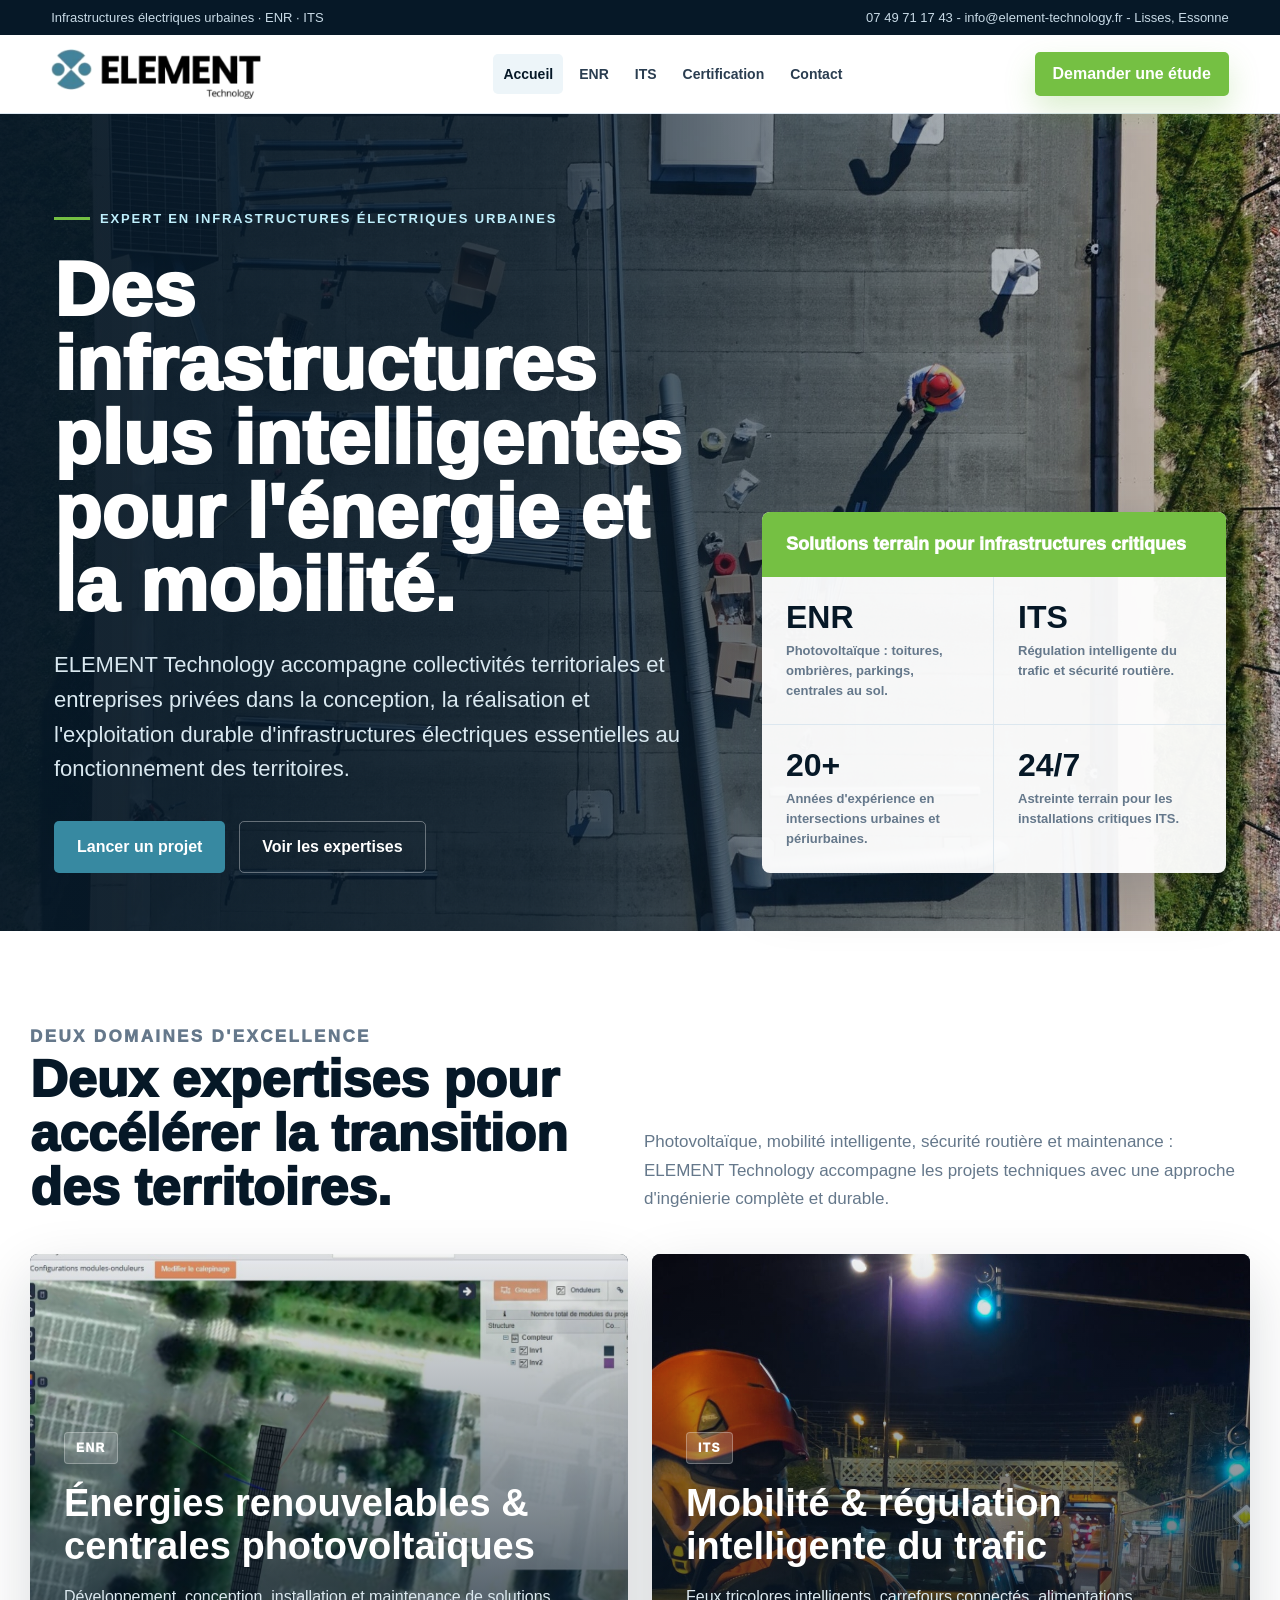
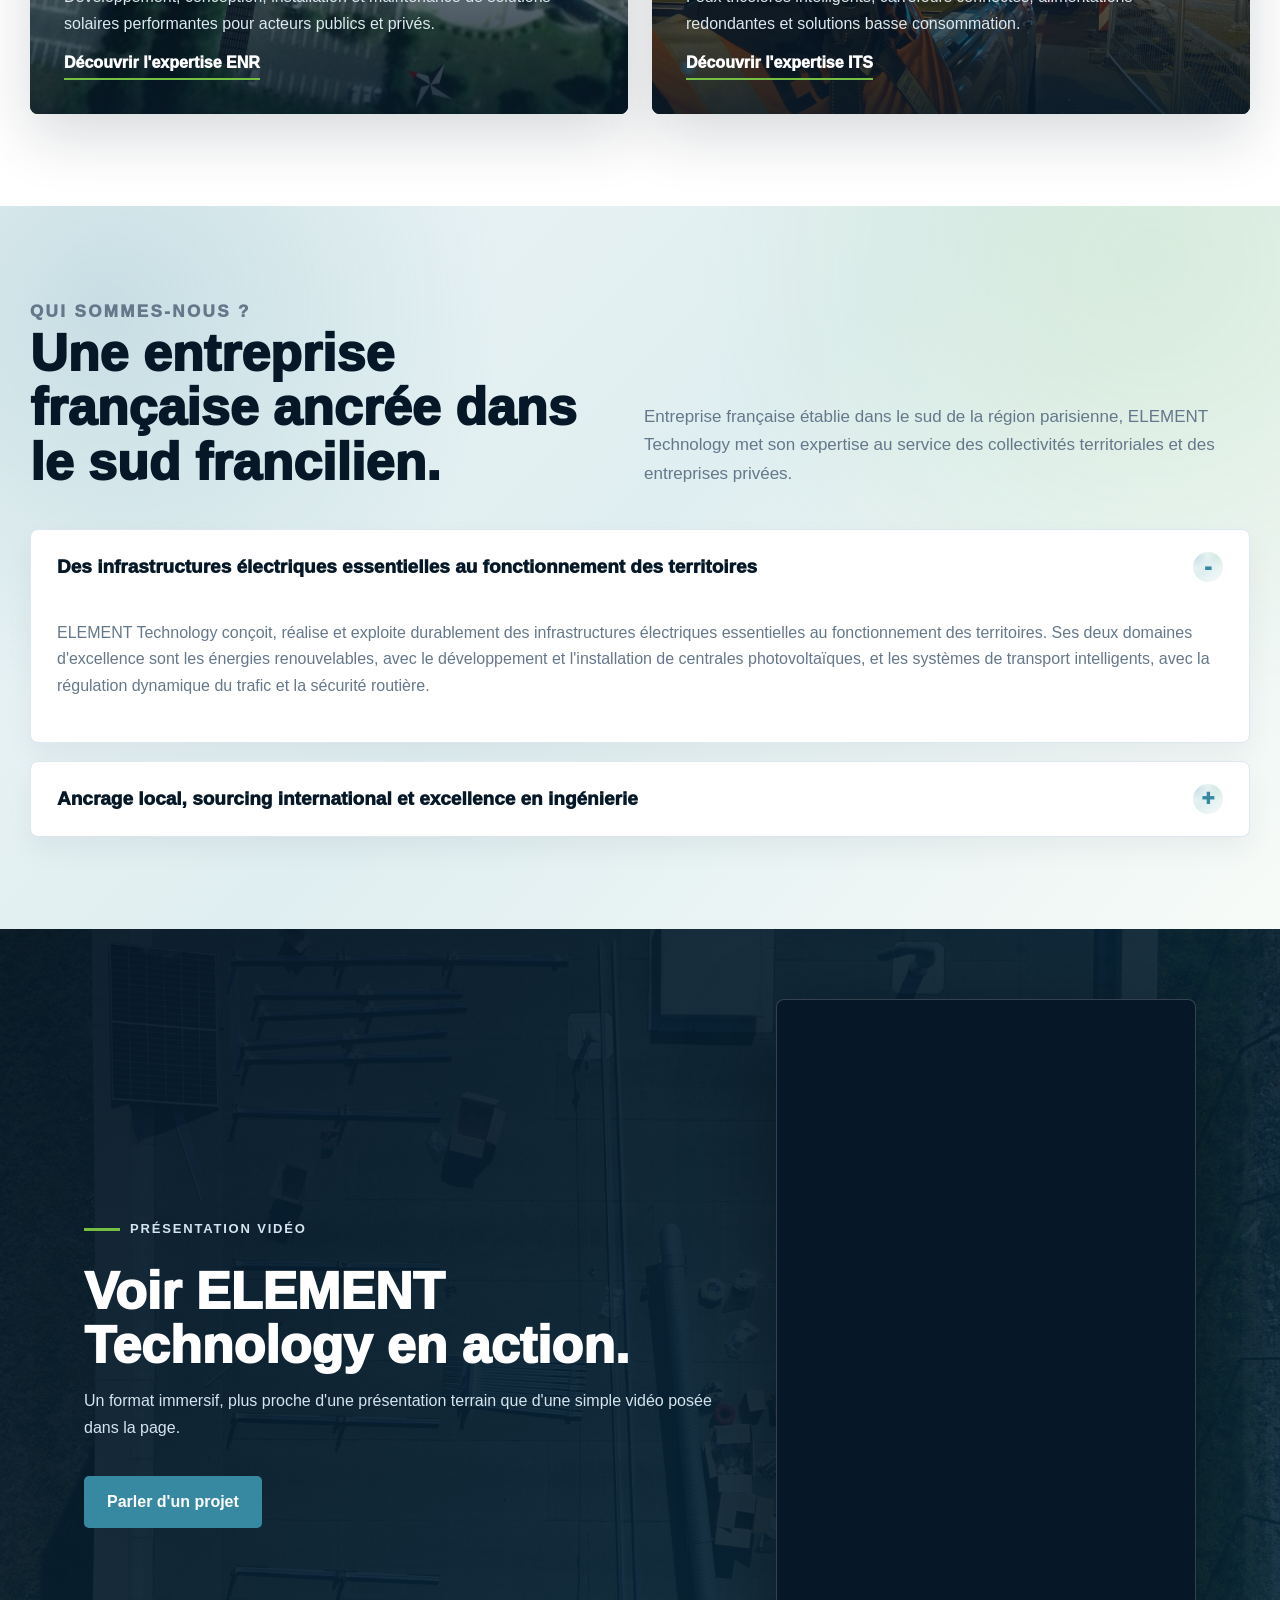
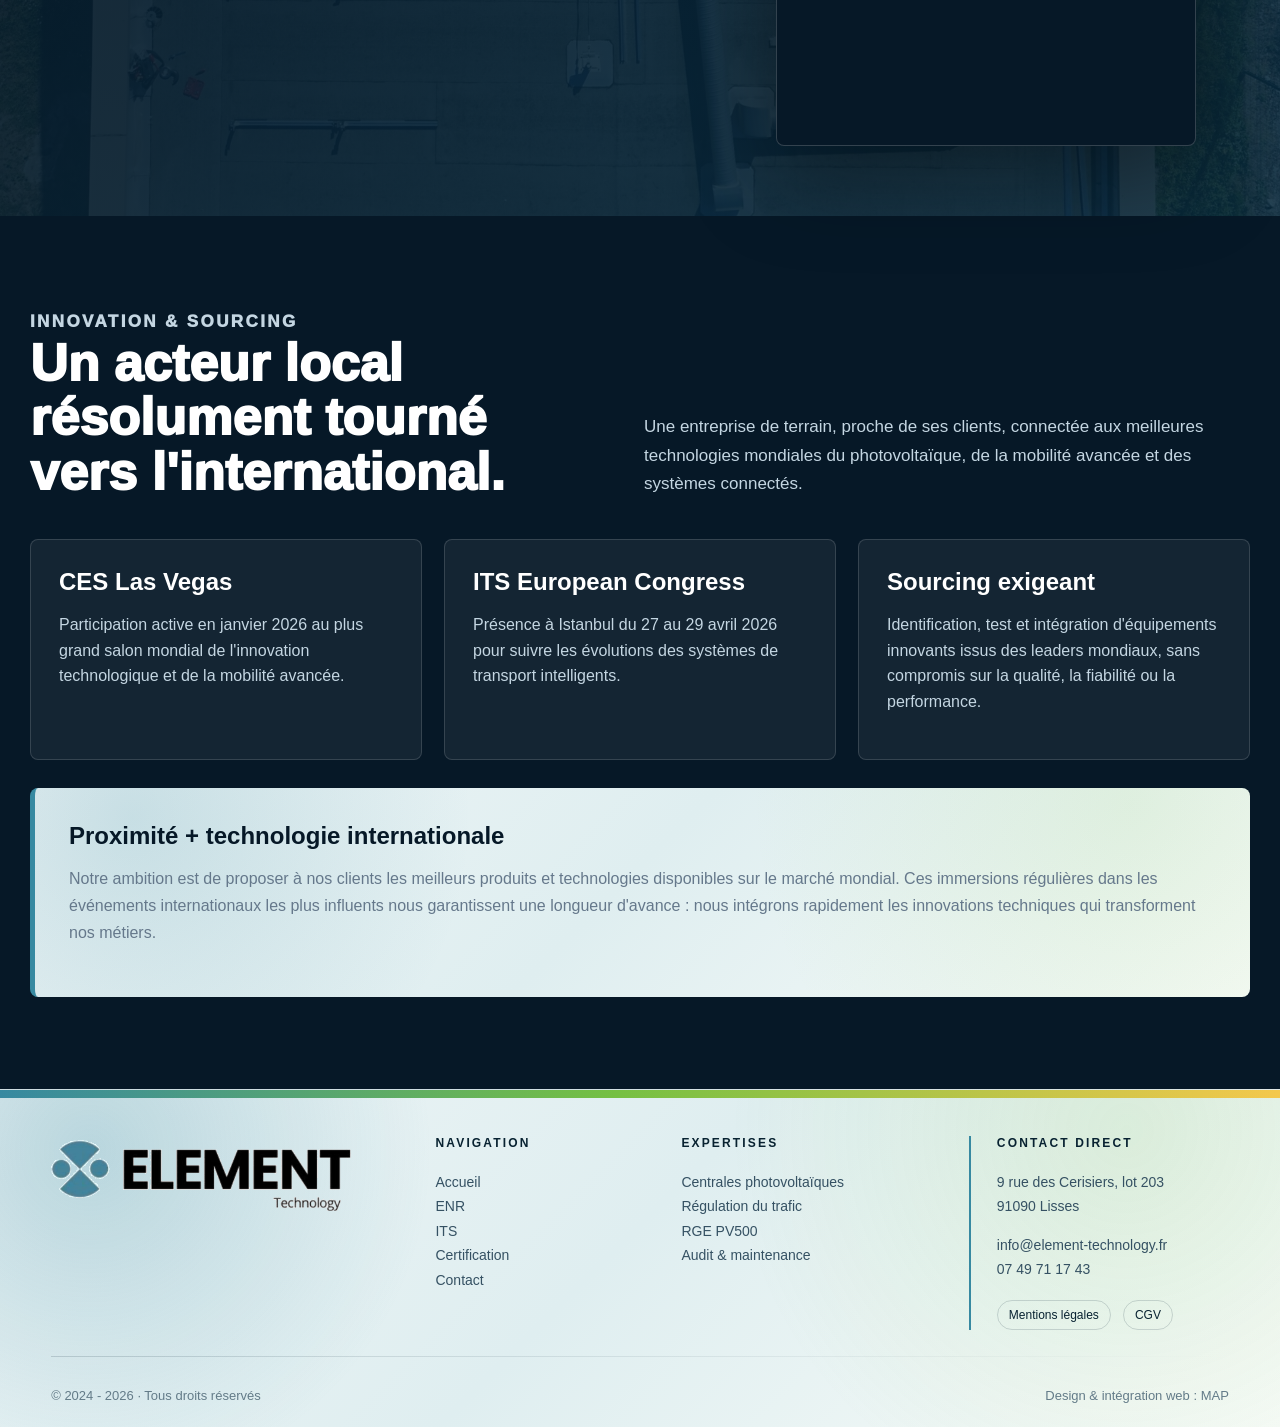
<file: index.html>
﻿<!doctype html>
<html lang="fr">
<head>
  <meta charset="utf-8">
  <meta name="viewport" content="width=device-width, initial-scale=1">
  <title>Element Technology - Infrastructures électriques urbaines</title>
  <link rel="icon" href="assets/favicon.png">
  <link rel="stylesheet" href="styles.css">
</head>
<body>
  <div class="topbar">
    <div class="topbar-inner">
      <span>Infrastructures électriques urbaines · ENR · ITS</span>
      <span>07 49 71 17 43 - info@element-technology.fr - Lisses, Essonne</span>
    </div>
  </div>
  <header class="header">
    <nav class="nav" aria-label="Navigation principale">
      <a class="brand" href="index.html"><img src="assets/logo-element-technology-cropped.png" alt="Element Technology"></a>
      <div class="menu">
        <a class="active" href="index.html">Accueil</a>
        <a href="enr.html">ENR</a>
        <a href="its.html">ITS</a>
        <a href="certification.html">Certification</a>
        <a href="contact.html">Contact</a>
      </div>
      <a class="cta" href="contact.html">Demander une étude</a>
    </nav>
  </header>

  <main>
    <section class="hero" style="--hero:url('assets/hero-drone.jpg')">
      <div class="hero-inner">
        <div>
          <p class="eyebrow">Expert en infrastructures électriques urbaines</p>
          <h1>Des infrastructures plus intelligentes pour l'énergie et la mobilité.</h1>
          <p class="hero-lead">ELEMENT Technology accompagne collectivités territoriales et entreprises privées dans la conception, la réalisation et l'exploitation durable d'infrastructures électriques essentielles au fonctionnement des territoires.</p>
          <div class="hero-actions">
            <a class="btn btn-primary" href="contact.html">Lancer un projet</a>
            <a class="btn btn-outline" href="enr.html">Voir les expertises</a>
          </div>
        </div>
        <aside class="panel">
          <div class="panel-head">Solutions terrain pour infrastructures critiques</div>
          <div class="metric-grid">
            <div class="metric"><strong>ENR</strong><span>Photovoltaïque : toitures, ombrières, parkings, centrales au sol.</span></div>
            <div class="metric"><strong>ITS</strong><span>Régulation intelligente du trafic et sécurité routière.</span></div>
            <div class="metric"><strong>20+</strong><span>Années d'expérience en intersections urbaines et périurbaines.</span></div>
            <div class="metric"><strong>24/7</strong><span>Astreinte terrain pour les installations critiques ITS.</span></div>
          </div>
        </aside>
      </div>
    </section>

    <section class="section">
      <div class="wrap">
        <div class="section-title">
          <div>
            <p class="kicker">Deux domaines d'excellence</p>
            <h2>Deux expertises pour accélérer la transition des territoires.</h2>
          </div>
          <p>Photovoltaïque, mobilité intelligente, sécurité routière et maintenance : ELEMENT Technology accompagne les projets techniques avec une approche d'ingénierie complète et durable.</p>
        </div>
        <div class="feature-grid">
          <article class="feature">
            <img src="assets/enr-conception.jpg" alt="Installation photovoltaïque">
            <div class="feature-content">
              <span class="tag">ENR</span>
              <h3>Énergies renouvelables & centrales photovoltaïques</h3>
              <p>Développement, conception, installation et maintenance de solutions solaires performantes pour acteurs publics et privés.</p>
              <a class="link" href="enr.html">Découvrir l'expertise ENR</a>
            </div>
          </article>
          <article class="feature">
            <img src="assets/its-travaux.jpg" alt="Équipement de régulation du trafic">
            <div class="feature-content">
              <span class="tag">ITS</span>
              <h3>Mobilité & régulation intelligente du trafic</h3>
              <p>Feux tricolores intelligents, carrefours connectés, alimentations redondantes et solutions basse consommation.</p>
              <a class="link" href="its.html">Découvrir l'expertise ITS</a>
            </div>
          </article>
        </div>
      </div>
    </section>

    <section class="section alt">
      <div class="wrap">
        <div class="section-title">
          <div>
            <p class="kicker">Qui sommes-nous ?</p>
            <h2>Une entreprise française ancrée dans le sud francilien.</h2>
          </div>
          <p>Entreprise française établie dans le sud de la région parisienne, ELEMENT Technology met son expertise au service des collectivités territoriales et des entreprises privées.</p>
        </div>
        <div class="client-copy">
          <details class="accordion" open>
            <summary>Des infrastructures électriques essentielles au fonctionnement des territoires</summary>
            <div class="accordion-body">
              <p>ELEMENT Technology conçoit, réalise et exploite durablement des infrastructures électriques essentielles au fonctionnement des territoires. Ses deux domaines d'excellence sont les énergies renouvelables, avec le développement et l'installation de centrales photovoltaïques, et les systèmes de transport intelligents, avec la régulation dynamique du trafic et la sécurité routière.</p>
            </div>
          </details>
          <details class="accordion">
            <summary>Ancrage local, sourcing international et excellence en ingénierie</summary>
            <div class="accordion-body">
              <p>Forts d'un ancrage territorial solide dans le sud francilien, nous combinons proximité, réactivité et connaissance fine des acteurs locaux avec une stratégie d'approvisionnement sélective à l'international. Cette double compétence nous permet de sélectionner et d'intégrer les technologies et matériels les plus performants et les plus fiables du marché.</p>
              <p>Au cœur de notre démarche : l'excellence en ingénierie. Nous refusons les solutions génériques. Chaque projet fait l'objet d'une étude approfondie, d'un dimensionnement précis et d'un choix raisonné des composants, afin d'assurer une fiabilité maximale, une durabilité prolongée et une optimisation des coûts sur l'ensemble du cycle de vie.</p>
            </div>
          </details>
        </div>
      </div>
    </section>

    <section class="video-showcase">
      <div class="wrap">
        <div class="video-stage">
          <div class="video-copy">
            <p class="eyebrow">Présentation vidéo</p>
            <h2>Voir ELEMENT Technology en action.</h2>
            <p>Un format immersif, plus proche d'une présentation terrain que d'une simple vidéo posée dans la page.</p>
            <div class="hero-actions">
              <a class="btn btn-primary" href="contact.html">Parler d'un projet</a>
            </div>
          </div>
          <div class="video-frame">
            <iframe src="https://player.vimeo.com/video/1180954702" title="Présentation Element Technology" allow="autoplay; fullscreen; picture-in-picture" allowfullscreen></iframe>
          </div>
        </div>
      </div>
    </section>

    <section class="section dark">
      <div class="wrap">
        <div class="section-title">
          <div>
            <p class="kicker">Innovation & sourcing</p>
            <h2>Un acteur local résolument tourné vers l'international.</h2>
          </div>
          <p>Une entreprise de terrain, proche de ses clients, connectée aux meilleures technologies mondiales du photovoltaïque, de la mobilité avancée et des systèmes connectés.</p>
        </div>
        <div class="cards">
          <article class="card"><h3>CES Las Vegas</h3><p>Participation active en janvier 2026 au plus grand salon mondial de l'innovation technologique et de la mobilité avancée.</p></article>
          <article class="card"><h3>ITS European Congress</h3><p>Présence à Istanbul du 27 au 29 avril 2026 pour suivre les évolutions des systèmes de transport intelligents.</p></article>
          <article class="card"><h3>Sourcing exigeant</h3><p>Identification, test et intégration d'équipements innovants issus des leaders mondiaux, sans compromis sur la qualité, la fiabilité ou la performance.</p></article>
        </div>
        <div class="copy-band">
          <h3>Proximité + technologie internationale</h3>
          <p>Notre ambition est de proposer à nos clients les meilleurs produits et technologies disponibles sur le marché mondial. Ces immersions régulières dans les événements internationaux les plus influents nous garantissent une longueur d'avance : nous intégrons rapidement les innovations techniques qui transforment nos métiers.</p>
        </div>
      </div>
    </section>
  </main>

  <footer class="footer">
    <div class="wrap">
      <div class="footer-grid">
        <div>
          <div class="footer-brand"><img src="assets/logo-element-technology-cropped.png" alt="Element Technology"></div>
        </div>
        <div><h3>Navigation</h3><a href="index.html">Accueil</a><a href="enr.html">ENR</a><a href="its.html">ITS</a><a href="certification.html">Certification</a><a href="contact.html">Contact</a></div>
        <div><h3>Expertises</h3><a href="enr.html">Centrales photovoltaïques</a><a href="its.html">Régulation du trafic</a><a href="certification.html">RGE PV500</a><a href="contact.html">Audit & maintenance</a></div>
        <div class="footer-contact-card"><h3>Contact direct</h3><p>9 rue des Cerisiers, lot 203<br>91090 Lisses</p><a href="mailto:info@element-technology.fr">info@element-technology.fr</a><a href="tel:+33749711743">07 49 71 17 43</a><div class="footer-legal"><a href="mentions-legales.html">Mentions légales</a><a href="cgv.html">CGV</a></div></div>
      </div>
      <div class="copyright"><span>© 2024 - 2026 · Tous droits réservés</span><span>Design & intégration web : MAP</span></div>
    </div>
  </footer>
</body>
</html>
</file>
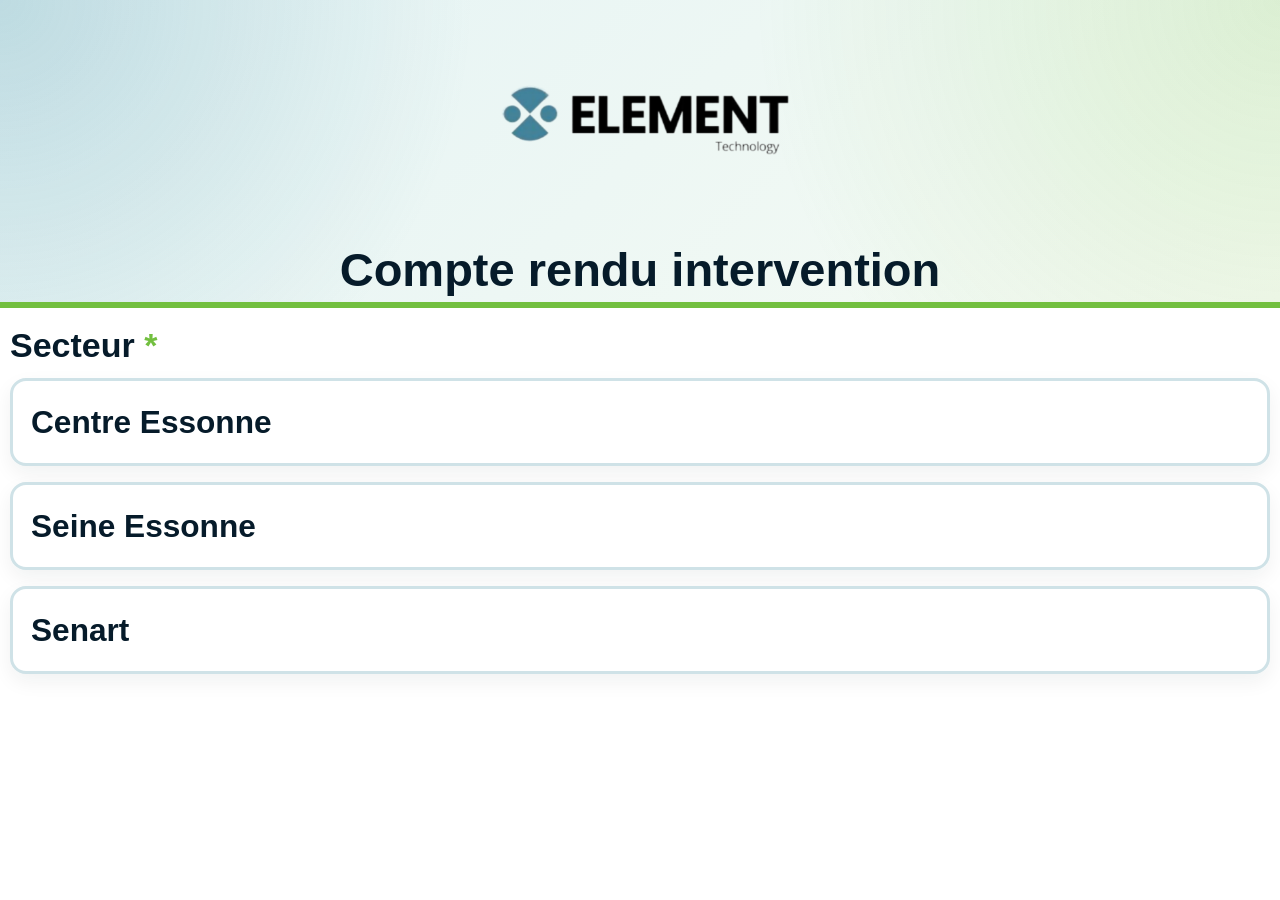
<file: intervention/index.html>
<!DOCTYPE html>
<html lang="fr">
<head>
  <meta charset="utf-8">
  <meta name="viewport" content="width=device-width, initial-scale=1.0, viewport-fit=cover">
  <meta http-equiv="Cache-Control" content="no-cache, no-store, must-revalidate">
  <meta http-equiv="Pragma" content="no-cache">
  <meta http-equiv="Expires" content="0">
  <meta name="theme-color" content="#061b2a">
  <meta name="apple-mobile-web-app-capable" content="yes">
  <meta name="apple-mobile-web-app-title" content="Intervention feux">
  <meta name="apple-mobile-web-app-status-bar-style" content="black-translucent">
  <link rel="manifest" href="manifest.json">
  <title>Compte rendu intervention</title>

  <style>
    :root {
      --navy: #061b2a;
      --green: #72bf3f;
      --teal: #4b93a8;
      --text: #071827;
      --error: #d93025;
    }

    * {
      box-sizing: border-box;
      min-width: 0;
    }

    html {
      font-size: 20px;
      -webkit-text-size-adjust: 100%;
    }

    body {
      width: 100%;
      margin: 0;
      overflow-x: hidden;
      font-family: Arial, Helvetica, sans-serif;
      background: linear-gradient(135deg, #e9f5f7 0%, #f7fbf4 100%);
      color: var(--text);
    }

    .app {
      width: 100%;
      max-width: none;
      min-height: 100vh;
      margin: 0;
      overflow-x: hidden;
      background: rgba(255, 255, 255, 0.98);
    }

    .header {
      padding: 6px 10px 8px;
      text-align: center;
      background:
        radial-gradient(circle at top left, rgba(75, 147, 168, 0.25), transparent 36%),
        radial-gradient(circle at top right, rgba(114, 191, 63, 0.18), transparent 40%),
        linear-gradient(135deg, #e4f3f5 0%, #f6fbf3 100%);
      border-bottom: 6px solid var(--green);
    }

    .header-logo {
      display: block;
      width: min(86vw, 340px);
      height: auto;
      margin: 0 auto;
    }

    .header h1 {
      width: 100%;
      margin: 0 auto;
      color: var(--navy);
      font-size: clamp(1.9rem, 9.5vw, 2.35rem);
      line-height: 1.02;
      font-weight: 900;
      text-align: center;
    }

    .step {
      width: 100%;
      padding: 18px 10px 38px;
      overflow-x: hidden;
    }

    label,
    .step-title {
      display: block;
      margin: 0 0 14px;
      color: var(--navy);
      font-size: 1.7rem;
      line-height: 1.12;
      font-weight: 900;
    }

    .required {
      color: var(--green);
    }

    select,
    input,
    textarea {
      display: block;
      width: 100%;
      max-width: 100%;
      min-height: 82px;
      margin: 0 0 28px;
      padding: 20px 16px;
      border: 3px solid #bfd4da;
      border-radius: 16px;
      outline: none;
      background-color: #ffffff;
      color: var(--text);
      font-size: 1.6rem;
      line-height: 1.2;
      appearance: none;
      -webkit-appearance: none;
    }

    select {
      padding-right: 56px;
    }

    select:focus,
    input:focus,
    textarea:focus {
      border-color: var(--teal);
      box-shadow: 0 0 0 6px rgba(75, 147, 168, 0.18);
    }

    textarea {
      min-height: 220px;
      resize: vertical;
    }

    .summary {
      width: 100%;
      margin: 0 0 28px;
      padding: 18px;
      border-left: 8px solid var(--teal);
      border-radius: 16px;
      background: linear-gradient(135deg, #eef8fb 0%, #f7fbf2 100%);
      color: var(--navy);
      font-size: 1.25rem;
      line-height: 1.35;
      overflow-wrap: anywhere;
    }

    .choice-list {
      display: grid;
      grid-template-columns: 1fr;
      gap: 16px;
      width: 100%;
    }

    .choice-button,
    button {
      width: 100%;
      min-height: 88px;
      padding: 22px 18px;
      border: 0;
      border-radius: 16px;
      font-size: 1.58rem;
      line-height: 1.15;
      font-weight: 900;
      cursor: pointer;
    }

    .choice-button {
      border: 3px solid #cfe2e7;
      background: #ffffff;
      color: var(--navy);
      text-align: left;
      box-shadow: 0 8px 20px rgba(6, 27, 42, 0.06);
      overflow-wrap: anywhere;
    }

    .primary {
      background: var(--green);
      color: #ffffff;
      box-shadow: 0 12px 26px rgba(114, 191, 63, 0.28);
    }

    .secondary {
      background: #e7f0f3;
      color: var(--navy);
    }

    .actions {
      display: grid;
      grid-template-columns: 1fr;
      gap: 16px;
      margin-top: 18px;
    }

    .field-error {
      border-color: var(--error) !important;
      box-shadow: 0 0 0 6px rgba(217, 48, 37, 0.14) !important;
    }

    .error-message,
    .debug-error {
      margin: 0 0 24px;
      padding: 16px;
      border-radius: 14px;
      background: #fde8e8;
      color: var(--error);
      font-size: 1.2rem;
      font-weight: 900;
      line-height: 1.25;
      overflow-wrap: anywhere;
    }

    .photo-list {
      display: grid;
      grid-template-columns: 1fr;
      gap: 14px;
      margin: 0 0 28px;
    }

    .photo-item {
      padding: 16px;
      border-radius: 14px;
      background: #eef8fb;
      color: var(--navy);
      font-size: 1.2rem;
      font-weight: 800;
      overflow-wrap: anywhere;
    }

    .message {
      width: 100%;
      margin: 0 0 24px;
      padding: 22px;
      border-left: 8px solid var(--green);
      border-radius: 16px;
      background: #eef8fb;
      color: var(--navy);
      font-size: 1.35rem;
      line-height: 1.35;
      font-weight: 800;
    }
  </style>
</head>

<body>
  <div class="app">
    <div class="header">
      <img class="header-logo" src="logo.png" alt="ELEMENT Technology">
      <h1>Compte rendu intervention</h1>
    </div>

    <main id="app" class="step">
      <div class="message">Chargement du formulaire...</div>
    </main>
  </div>

  <script src="data.js"></script>
  <script>
    var API_URL = "https://script.google.com/macros/s/AKfycbwdv8DpFezJxHX1Xuz8X3_papW86CqQ2W8tYa7qTvEqqf4CjKuKyUG9JlXp5NOtBRU8/exec";

    var TECHNICIANS = [
      "Anderson Luzaka",
      "Steven Joseph",
      "Florian Mariller",
      "Nicolas Tyrache"
    ];

    var state = {
      step: "secteur",
      secteur: "",
      ville: "",
      carrefour: "",
      photos: [],
      formValues: {}
    };

    var app = document.getElementById("app");

    function safeRun(fn) {
      try {
        fn();
      } catch (error) {
        app.innerHTML =
          '<div class="debug-error">' +
          'Erreur dans le formulaire :<br><br>' +
          escapeHtml(error && error.message ? error.message : String(error)) +
          '</div>';
      }
    }

    function render() {
      safeRun(function() {
        if (state.step === "secteur") renderSecteurs();
        if (state.step === "ville") renderVilles();
        if (state.step === "carrefour") renderCarrefours();
        if (state.step === "form") renderForm();
        if (state.step === "preview") renderPreview();
        if (state.step === "success") renderSuccess();

        window.scrollTo({ top: 0, behavior: "smooth" });
      });
    }

    function renderSecteurs() {
      app.innerHTML =
        '<div class="step-title">Secteur <span class="required">*</span></div>' +
        '<div id="choices" class="choice-list"></div>';

      renderChoiceButtons(Object.keys(DATA), function(secteur) {
        state.secteur = secteur;
        state.ville = "";
        state.carrefour = "";
        state.step = "ville";
        render();
      });
    }

    function renderVilles() {
      var villes = Object.keys(DATA[state.secteur] || {});

      app.innerHTML =
        summaryHtml() +
        '<div class="step-title">Ville <span class="required">*</span></div>' +
        '<div id="choices" class="choice-list"></div>' +
        '<div class="actions">' +
        '<button type="button" class="secondary" onclick="goBack()">Retour</button>' +
        '</div>';

      renderChoiceButtons(villes, function(ville) {
        state.ville = ville;
        state.carrefour = "";
        state.step = "carrefour";
        render();
      });
    }

    function renderCarrefours() {
      var carrefours = ((DATA[state.secteur] || {})[state.ville] || []).slice();
      carrefours.push("Autre");

      app.innerHTML =
        summaryHtml() +
        '<div class="step-title">Carrefour <span class="required">*</span></div>' +
        '<div id="choices" class="choice-list"></div>' +
        '<div class="actions">' +
        '<button type="button" class="secondary" onclick="goBack()">Retour</button>' +
        '</div>';

      renderChoiceButtons(carrefours, function(carrefour) {
        state.carrefour = carrefour;
        state.step = "form";
        render();
      });
    }

    function renderChoiceButtons(items, onSelect) {
      var container = document.getElementById("choices");
      container.innerHTML = "";

      items.forEach(function(label) {
        var button = document.createElement("button");
        button.type = "button";
        button.className = "choice-button";
        button.textContent = label;
        button.addEventListener("click", function() {
          onSelect(label);
        });
        container.appendChild(button);
      });
    }

    function renderForm() {
      app.innerHTML =
        summaryHtml() +

        '<label for="technician">Technicien <span class="required">*</span></label>' +
        '<select id="technician" data-required="1">' +
        '<option value="">Selectionner</option>' +
        TECHNICIANS.map(function(name) {
          return '<option value="' + escapeHtml(name) + '">' + escapeHtml(name) + '</option>';
        }).join("") +
        '</select>' +

        '<label for="interventionDate">Date d intervention <span class="required">*</span></label>' +
        '<input id="interventionDate" type="date" data-required="1">' +

        '<label for="arrivalTime">Heure d arrivee <span class="required">*</span></label>' +
        '<input id="arrivalTime" type="time" data-required="1">' +

        '<label for="departureTime">Heure de depart <span class="required">*</span></label>' +
        '<input id="departureTime" type="time" data-required="1">' +

        '<label for="arrivalObservation">Constat a l arrivee <span class="required">*</span></label>' +
        '<textarea id="arrivalObservation" data-required="1"></textarea>' +

        '<label for="workDone">Actions realisees <span class="required">*</span></label>' +
        '<textarea id="workDone" data-required="1"></textarea>' +

        '<label for="materialUsed">Materiel remplace / depose / securise</label>' +
        '<textarea id="materialUsed"></textarea>' +

        '<label for="finalStatus">Etat final de l intervention <span class="required">*</span></label>' +
        '<select id="finalStatus" data-required="1">' +
        '<option value="">Selectionner</option>' +
        '<option value="Repare / remis en service">Repare / remis en service</option>' +
        '<option value="Securise provisoirement">Securise provisoirement</option>' +
        '<option value="A suivre">A suivre</option>' +
        '<option value="Non resolu">Non resolu</option>' +
        '</select>' +

        '<label for="nextStep">Suite a prevoir</label>' +
        '<textarea id="nextStep"></textarea>' +

        '<label for="photosInput">Photos</label>' +
        '<input id="photosInput" type="file" accept="image/*" capture="environment" multiple onchange="handlePhotos(this.files)">' +
        '<div id="photoList" class="photo-list"></div>' +

        '<label for="observations">Observations</label>' +
        '<textarea id="observations"></textarea>' +

        '<div class="actions">' +
        '<button type="button" class="secondary" onclick="goBack()">Retour</button>' +
        '<button type="button" class="primary" onclick="goPreview()">Continuer</button>' +
        '</div>';

      restoreFormValues();
      renderPhotoList();
    }

    function renderPreview() {
      var data = getFormData();

      app.innerHTML =
        '<div class="step-title">Verification</div>' +
        summaryHtml() +
        '<div class="summary">' +
        '<strong>Technicien :</strong> ' + escapeHtml(data.technician) + '<br>' +
        '<strong>Date :</strong> ' + escapeHtml(data.interventionDate) + '<br>' +
        '<strong>Heure d arrivee :</strong> ' + escapeHtml(data.arrivalTime) + '<br>' +
        '<strong>Heure de depart :</strong> ' + escapeHtml(data.departureTime) + '<br><br>' +
        '<strong>Constat a l arrivee :</strong><br>' + nl2br(data.arrivalObservation) + '<br><br>' +
        '<strong>Actions realisees :</strong><br>' + nl2br(data.workDone) + '<br><br>' +
        '<strong>Materiel :</strong><br>' + nl2br(data.materialUsed || "Non renseigne") + '<br><br>' +
        '<strong>Etat final :</strong><br>' + escapeHtml(data.finalStatus) + '<br><br>' +
        '<strong>Suite a prevoir :</strong><br>' + nl2br(data.nextStep || "Non renseigne") + '<br><br>' +
        '<strong>Photos :</strong> ' + state.photos.length + '<br><br>' +
        '<strong>Observations :</strong><br>' + nl2br(data.observations || "Non renseigne") +
        '</div>' +
        '<div id="submitMessage"></div>' +
        '<div class="actions">' +
        '<button type="button" class="secondary" onclick="state.step=\'form\'; render();">Modifier</button>' +
        '<button id="submitButton" type="button" class="primary" onclick="submitReport()">Envoyer</button>' +
        '</div>';
    }

    function renderSuccess() {
      app.innerHTML =
        '<div class="step-title">Compte rendu envoye</div>' +
        '<div class="message">Le compte rendu a bien ete transmis.</div>' +
        '<div class="actions">' +
        '<button type="button" class="primary" onclick="resetForm()">Nouvelle intervention</button>' +
        '</div>';
    }

    function goBack() {
      if (state.step === "ville") state.step = "secteur";
      else if (state.step === "carrefour") state.step = "ville";
      else if (state.step === "form") state.step = "carrefour";
      else if (state.step === "preview") state.step = "form";
      render();
    }

    function goPreview() {
      saveCurrentFormValues();
      if (!validateForm()) return;
      state.step = "preview";
      render();
    }

    function validateForm() {
      clearErrors();

      var fields = Array.prototype.slice.call(document.querySelectorAll("[data-required='1']"));
      var firstError = null;

      fields.forEach(function(field) {
        if (!field.value || !field.value.trim()) {
          field.classList.add("field-error");
          if (!firstError) firstError = field;
        }
      });

      if (firstError) {
        var message = document.createElement("div");
        message.className = "error-message";
        message.textContent = "Merci de remplir ce champ.";
        firstError.insertAdjacentElement("afterend", message);
        firstError.scrollIntoView({ behavior: "smooth", block: "center" });
        setTimeout(function() {
          firstError.focus({ preventScroll: true });
        }, 350);
        return false;
      }

      return true;
    }

    function getFormData() {
      return {
        secteur: state.secteur,
        ville: state.ville,
        carrefour: state.carrefour,
        technician: valueOf("technician"),
        interventionDate: valueOf("interventionDate"),
        arrivalTime: valueOf("arrivalTime"),
        departureTime: valueOf("departureTime"),
        arrivalObservation: valueOf("arrivalObservation"),
        workDone: valueOf("workDone"),
        materialUsed: valueOf("materialUsed"),
        finalStatus: valueOf("finalStatus"),
        nextStep: valueOf("nextStep"),
        observations: valueOf("observations"),
        photos: state.photos
      };
    }

    function saveCurrentFormValues() {
      state.formValues = getFormData();
    }

    function restoreFormValues() {
      var values = state.formValues || {};
      Object.keys(values).forEach(function(id) {
        var el = document.getElementById(id);
        if (el && typeof values[id] === "string") el.value = values[id];
      });
    }

    function valueOf(id) {
      var el = document.getElementById(id);
      if (el) return el.value || "";
      if (state.formValues && state.formValues[id] !== undefined) return state.formValues[id] || "";
      return "";
    }

    function handlePhotos(files) {
      var incoming = Array.prototype.slice.call(files || []);
      if (!incoming.length) return;

      var maxTotal = 3;
      var remaining = maxTotal - state.photos.length;
      var selected = incoming.slice(0, Math.max(0, remaining));

      if (!selected.length) {
        alert("Maximum 3 photos par intervention.");
        document.getElementById("photosInput").value = "";
        return;
      }

      Promise.all(selected.map(fileToPhoto)).then(function(items) {
        state.photos = state.photos.concat(items).slice(0, maxTotal);
        renderPhotoList();
        document.getElementById("photosInput").value = "";
      }).catch(function(error) {
        alert("Erreur pendant la lecture de la photo : " + error.message);
      });
    }

    function fileToPhoto(file) {
      return new Promise(function(resolve, reject) {
        var reader = new FileReader();

        reader.onerror = function() {
          reject(new Error("lecture impossible"));
        };

        reader.onload = function(event) {
          var image = new Image();

          image.onerror = function() {
            reject(new Error("image impossible a ouvrir"));
          };

          image.onload = function() {
            var canvas = document.createElement("canvas");
            var maxSize = 1400;
            var width = image.width;
            var height = image.height;

            if (width > height && width > maxSize) {
              height = Math.round(height * maxSize / width);
              width = maxSize;
            } else if (height > maxSize) {
              width = Math.round(width * maxSize / height);
              height = maxSize;
            }

            canvas.width = width;
            canvas.height = height;

            var ctx = canvas.getContext("2d");
            ctx.drawImage(image, 0, 0, width, height);

            var dataUrl = canvas.toDataURL("image/jpeg", 0.78);

            resolve({
              name: file.name || ("photo-" + Date.now() + ".jpg"),
              mimeType: "image/jpeg",
              data: dataUrl.split(",")[1]
            });
          };

          image.src = event.target.result;
        };

        reader.readAsDataURL(file);
      });
    }

    function renderPhotoList() {
      var list = document.getElementById("photoList");
      if (!list) return;

      if (!state.photos.length) {
        list.innerHTML = "";
        return;
      }

      list.innerHTML = state.photos.map(function(photo, index) {
        return (
          '<div class="photo-item">' +
          'Photo ' + (index + 1) + ' : ' + escapeHtml(photo.name) +
          '<br><br>' +
          '<button type="button" class="secondary" onclick="removePhoto(' + index + ')">Retirer</button>' +
          '</div>'
        );
      }).join("");
    }

    function removePhoto(index) {
      state.photos.splice(index, 1);
      renderPhotoList();
    }

    function submitReport() {
      var button = document.getElementById("submitButton");
      var message = document.getElementById("submitMessage");
      var data = getFormData();

      button.disabled = true;
      button.textContent = "Envoi en cours...";
      message.innerHTML = "";

      var payload = new URLSearchParams();
      payload.append("payload", JSON.stringify(data));

      fetch(API_URL, {
        method: "POST",
        mode: "no-cors",
        body: payload
      }).then(function() {
        state.step = "success";
        render();
      }).catch(function(error) {
        message.innerHTML =
          '<div class="error-message">Erreur pendant l envoi : ' +
          escapeHtml(error.message || error) +
          '</div>';
        button.disabled = false;
        button.textContent = "Envoyer";
      });
    }

    function resetForm() {
      state.step = "secteur";
      state.secteur = "";
      state.ville = "";
      state.carrefour = "";
      state.photos = [];
      state.formValues = {};
      render();
    }

    function summaryHtml() {
      var lines = [];

      if (state.secteur) lines.push("<strong>Secteur :</strong> " + escapeHtml(state.secteur));
      if (state.ville) lines.push("<strong>Ville :</strong> " + escapeHtml(state.ville));
      if (state.carrefour) lines.push("<strong>Carrefour :</strong> " + escapeHtml(state.carrefour));

      if (!lines.length) return "";
      return '<div class="summary">' + lines.join("<br>") + "</div>";
    }

    function clearErrors() {
      Array.prototype.slice.call(document.querySelectorAll(".error-message")).forEach(function(el) {
        el.remove();
      });

      Array.prototype.slice.call(document.querySelectorAll(".field-error")).forEach(function(el) {
        el.classList.remove("field-error");
      });
    }

    function escapeHtml(value) {
      return String(value || "")
        .replace(/&/g, "&amp;")
        .replace(/</g, "&lt;")
        .replace(/>/g, "&gt;")
        .replace(/"/g, "&quot;")
        .replace(/'/g, "&#039;");
    }

    function nl2br(value) {
      return escapeHtml(value || "").replace(/\n/g, "<br>");
    }

    if ("serviceWorker" in navigator) {
      navigator.serviceWorker.register("sw.js").catch(function() {});
    }

    render();
  </script>
</body>
</html>
</file>
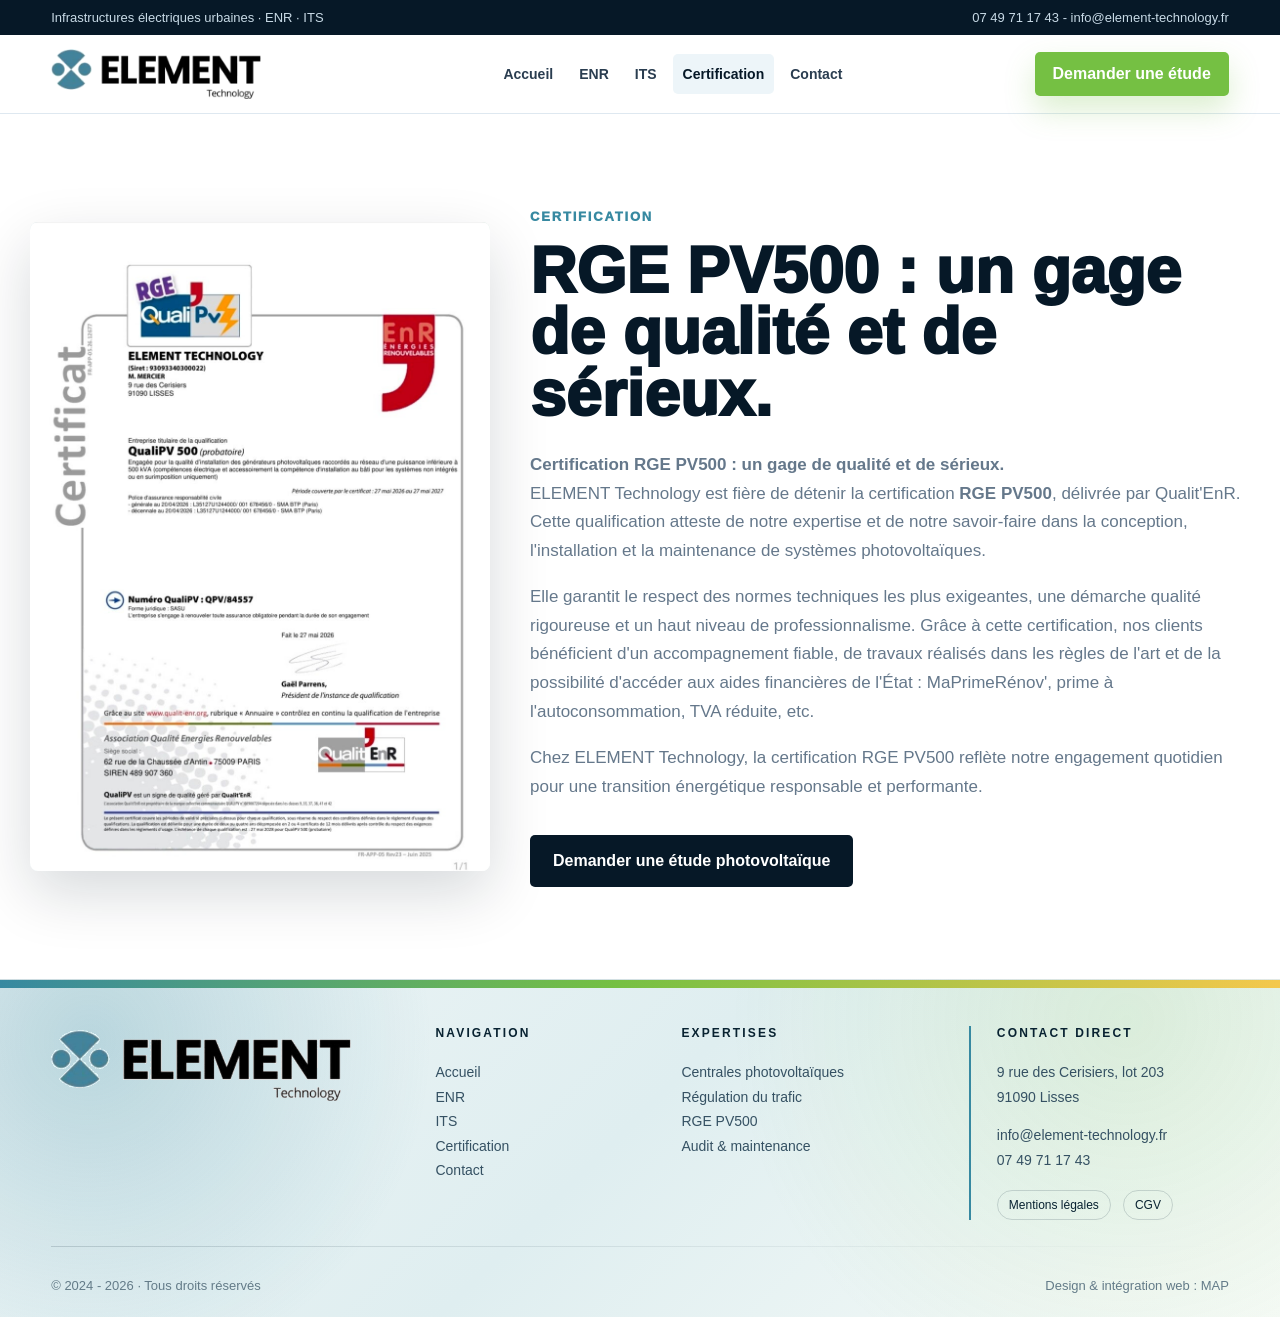
<file: certification.html>
﻿<!doctype html>
<html lang="fr">
<head>
  <meta charset="utf-8">
  <meta name="viewport" content="width=device-width, initial-scale=1">
  <title>Certification RGE PV500 - Element Technology</title>
  <link rel="icon" href="assets/favicon.png">
  <link rel="stylesheet" href="styles.css">
</head>
<body>
  <div class="topbar"><div class="topbar-inner"><span>Infrastructures électriques urbaines · ENR · ITS</span><span>07 49 71 17 43 - info@element-technology.fr</span></div></div>
  <header class="header"><nav class="nav" aria-label="Navigation principale"><a class="brand" href="index.html"><img src="assets/logo-element-technology-cropped.png" alt="Element Technology"></a><div class="menu"><a href="index.html">Accueil</a><a href="enr.html">ENR</a><a href="its.html">ITS</a><a class="active" href="certification.html">Certification</a><a href="contact.html">Contact</a></div><a class="cta" href="contact.html">Demander une étude</a></nav></header>

  <main>
    <section class="section">
      <div class="wrap">
        <div class="cert">
          <img class="cert-image" src="assets/certif-pv500-rge.jpg" alt="Certification RGE PV500 Qualit'EnR">
          <div>
            <p class="kicker">Certification</p>
            <h1 style="color:var(--navy);font-size:clamp(42px,5vw,70px)">RGE PV500 : un gage de qualité et de sérieux.</h1>
            <p class="text-lg"><strong>Certification RGE PV500 : un gage de qualité et de sérieux.</strong></p>
            <p class="text-lg">ELEMENT Technology est fière de détenir la certification <strong>RGE PV500</strong>, délivrée par Qualit'EnR. Cette qualification atteste de notre expertise et de notre savoir-faire dans la conception, l'installation et la maintenance de systèmes photovoltaïques.</p>
            <p class="text-lg" style="margin-top:18px;">Elle garantit le respect des normes techniques les plus exigeantes, une démarche qualité rigoureuse et un haut niveau de professionnalisme. Grâce à cette certification, nos clients bénéficient d'un accompagnement fiable, de travaux réalisés dans les règles de l'art et de la possibilité d'accéder aux aides financières de l'État : MaPrimeRénov', prime à l'autoconsommation, TVA réduite, etc.</p>
            <p class="text-lg" style="margin-top:18px;">Chez ELEMENT Technology, la certification RGE PV500 reflète notre engagement quotidien pour une transition énergétique responsable et performante.</p>
            <div class="hero-actions"><a class="btn btn-dark" href="contact.html">Demander une étude photovoltaïque</a></div>
          </div>
        </div>
      </div>
    </section>
  </main>

  <footer class="footer"><div class="wrap"><div class="footer-grid"><div><div class="footer-brand"><img src="assets/logo-element-technology-cropped.png" alt="Element Technology"></div></div><div><h3>Navigation</h3><a href="index.html">Accueil</a><a href="enr.html">ENR</a><a href="its.html">ITS</a><a href="certification.html">Certification</a><a href="contact.html">Contact</a></div><div><h3>Expertises</h3><a href="enr.html">Centrales photovoltaïques</a><a href="its.html">Régulation du trafic</a><a href="certification.html">RGE PV500</a><a href="contact.html">Audit & maintenance</a></div><div class="footer-contact-card"><h3>Contact direct</h3><p>9 rue des Cerisiers, lot 203<br>91090 Lisses</p><a href="mailto:info@element-technology.fr">info@element-technology.fr</a><a href="tel:+33749711743">07 49 71 17 43</a><div class="footer-legal"><a href="mentions-legales.html">Mentions légales</a><a href="cgv.html">CGV</a></div></div></div><div class="copyright"><span>© 2024 - 2026 · Tous droits réservés</span><span>Design & intégration web : MAP</span></div></div></footer>
</body>
</html>
</file>
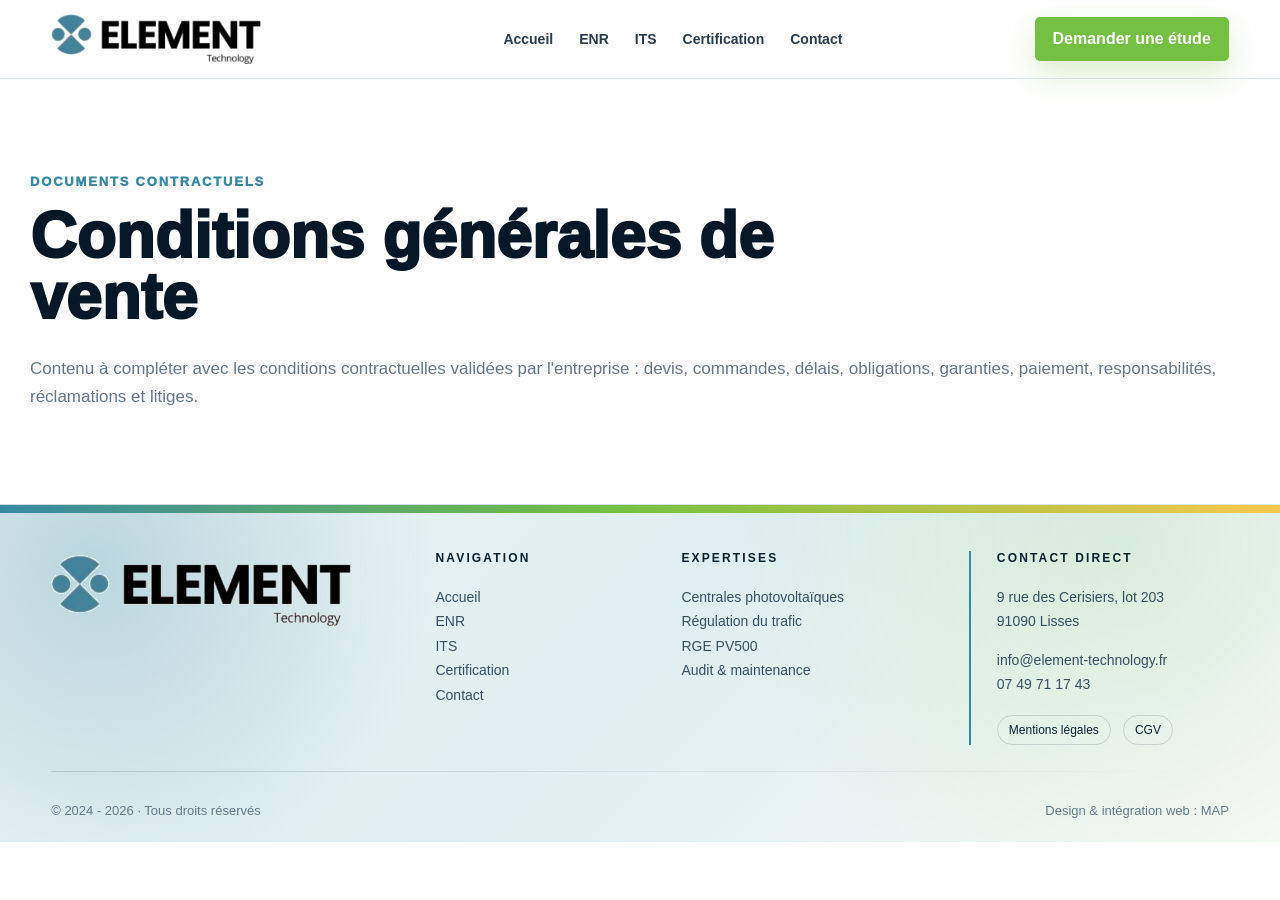
<file: cgv.html>
﻿<!doctype html>
<html lang="fr">
<head>
  <meta charset="utf-8">
  <meta name="viewport" content="width=device-width, initial-scale=1">
  <title>Conditions générales de vente - Element Technology</title>
  <link rel="icon" href="assets/favicon.png">
  <link rel="stylesheet" href="styles.css">
</head>
<body>
  <header class="header"><nav class="nav" aria-label="Navigation principale"><a class="brand" href="index.html"><img src="assets/logo-element-technology-cropped.png" alt="Element Technology"></a><div class="menu"><a href="index.html">Accueil</a><a href="enr.html">ENR</a><a href="its.html">ITS</a><a href="certification.html">Certification</a><a href="contact.html">Contact</a></div><a class="cta" href="contact.html">Demander une étude</a></nav></header>
  <main><section class="section"><div class="wrap"><p class="kicker">Documents contractuels</p><h1 style="color:var(--navy);font-size:clamp(42px,5vw,70px)">Conditions générales de vente</h1><p class="text-lg">Contenu à compléter avec les conditions contractuelles validées par l'entreprise : devis, commandes, délais, obligations, garanties, paiement, responsabilités, réclamations et litiges.</p></div></section></main>
  <footer class="footer"><div class="wrap"><div class="footer-grid"><div><div class="footer-brand"><img src="assets/logo-element-technology-cropped.png" alt="Element Technology"></div></div><div><h3>Navigation</h3><a href="index.html">Accueil</a><a href="enr.html">ENR</a><a href="its.html">ITS</a><a href="certification.html">Certification</a><a href="contact.html">Contact</a></div><div><h3>Expertises</h3><a href="enr.html">Centrales photovoltaïques</a><a href="its.html">Régulation du trafic</a><a href="certification.html">RGE PV500</a><a href="contact.html">Audit & maintenance</a></div><div class="footer-contact-card"><h3>Contact direct</h3><p>9 rue des Cerisiers, lot 203<br>91090 Lisses</p><a href="mailto:info@element-technology.fr">info@element-technology.fr</a><a href="tel:+33749711743">07 49 71 17 43</a><div class="footer-legal"><a href="mentions-legales.html">Mentions légales</a><a href="cgv.html">CGV</a></div></div></div><div class="copyright"><span>© 2024 - 2026 · Tous droits réservés</span><span>Design & intégration web : MAP</span></div></div></footer>
</body>
</html>
</file>
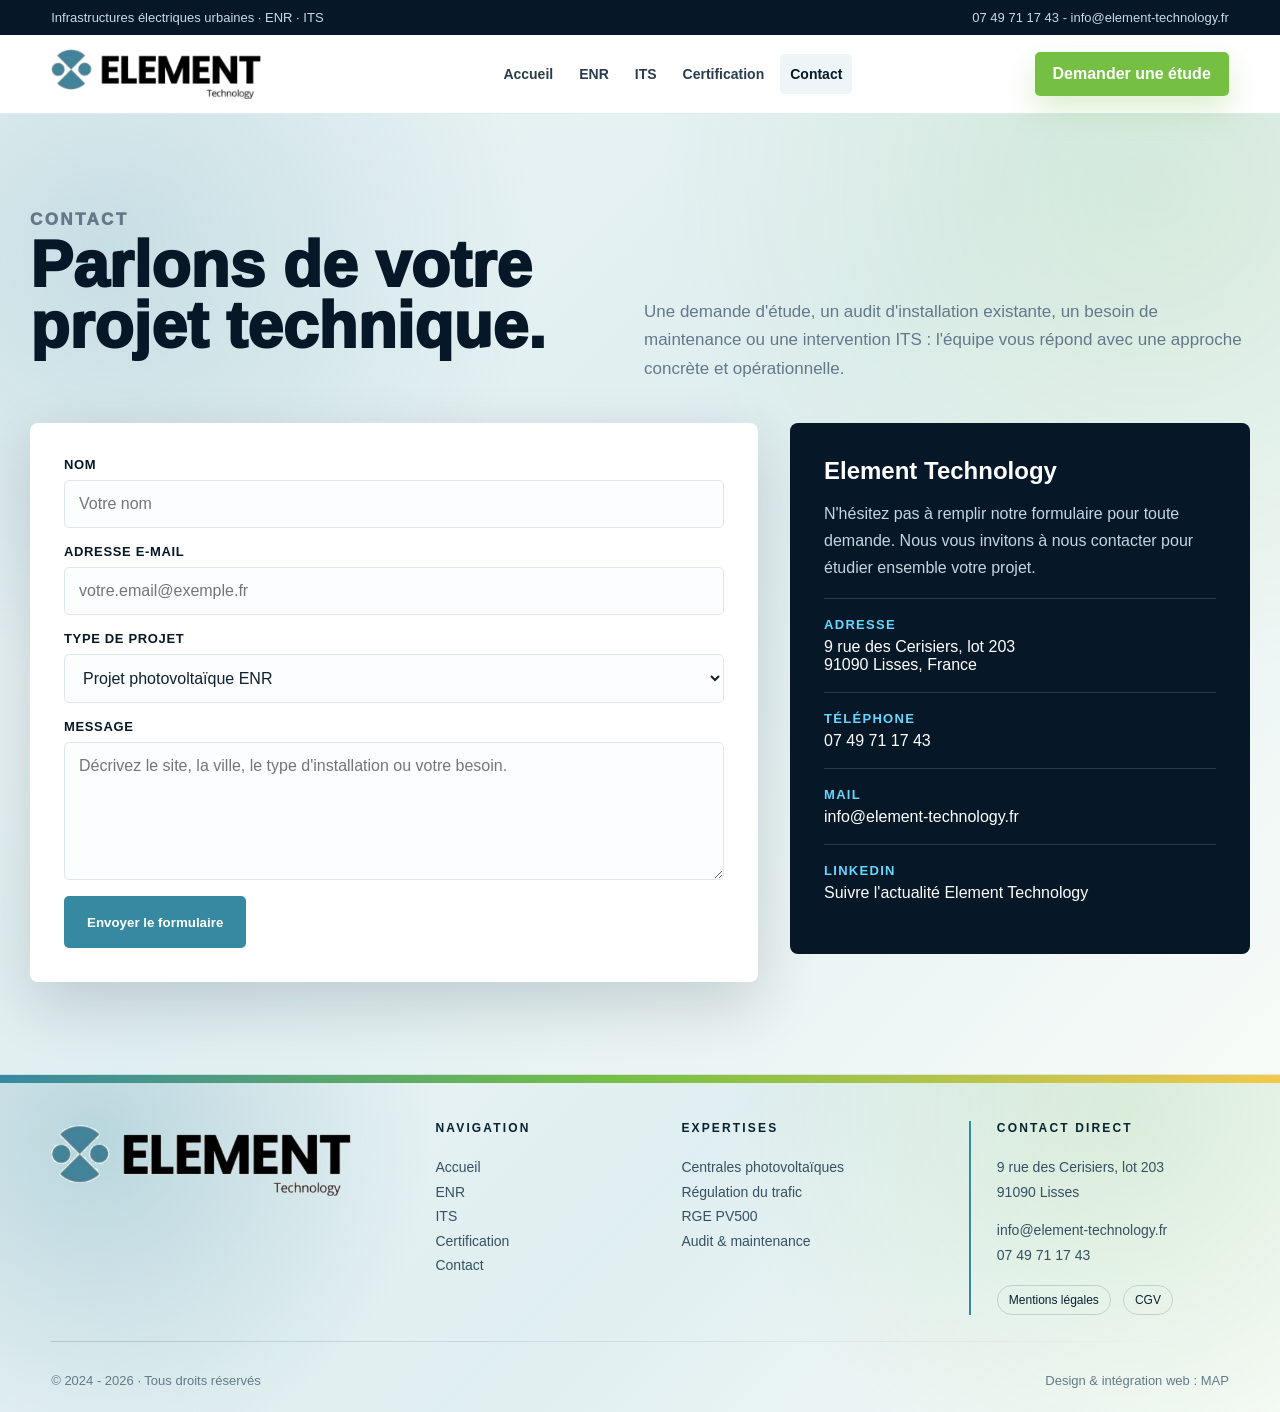
<file: contact.html>
﻿<!doctype html>
<html lang="fr">
<head>
  <meta charset="utf-8">
  <meta name="viewport" content="width=device-width, initial-scale=1">
  <title>Contact - Element Technology</title>
  <link rel="icon" href="assets/favicon.png">
  <link rel="stylesheet" href="styles.css">
</head>
<body>
  <div class="topbar"><div class="topbar-inner"><span>Infrastructures électriques urbaines · ENR · ITS</span><span>07 49 71 17 43 - info@element-technology.fr</span></div></div>
  <header class="header"><nav class="nav" aria-label="Navigation principale"><a class="brand" href="index.html"><img src="assets/logo-element-technology-cropped.png" alt="Element Technology"></a><div class="menu"><a href="index.html">Accueil</a><a href="enr.html">ENR</a><a href="its.html">ITS</a><a href="certification.html">Certification</a><a class="active" href="contact.html">Contact</a></div><a class="cta" href="contact.html">Demander une étude</a></nav></header>

  <main>
    <section class="section alt">
      <div class="wrap">
        <div class="section-title">
          <div><p class="kicker">Contact</p><h1 style="color:var(--navy);font-size:clamp(42px,5vw,70px)">Parlons de votre projet technique.</h1></div>
          <p>Une demande d'étude, un audit d'installation existante, un besoin de maintenance ou une intervention ITS : l'équipe vous répond avec une approche concrète et opérationnelle.</p>
        </div>
        <div class="contact-grid">
          <form class="form">
            <div class="field"><label for="name">Nom</label><input id="name" type="text" placeholder="Votre nom"></div>
            <div class="field"><label for="email">Adresse e-mail</label><input id="email" type="email" placeholder="votre.email@exemple.fr"></div>
            <div class="field"><label for="project">Type de projet</label><select id="project"><option>Projet photovoltaïque ENR</option><option>Projet ITS / régulation trafic</option><option>Maintenance ou audit existant</option><option>Autre demande</option></select></div>
            <div class="field"><label for="message">Message</label><textarea id="message" placeholder="Décrivez le site, la ville, le type d'installation ou votre besoin."></textarea></div>
            <button class="btn btn-primary" type="button">Envoyer le formulaire</button>
          </form>
          <aside class="contact-panel">
            <h3>Element Technology</h3>
            <p>N'hésitez pas à remplir notre formulaire pour toute demande. Nous vous invitons à nous contacter pour étudier ensemble votre projet.</p>
            <div class="contact-line"><strong>Adresse</strong><span>9 rue des Cerisiers, lot 203<br>91090 Lisses, France</span></div>
            <div class="contact-line"><strong>Téléphone</strong><a href="tel:+33749711743">07 49 71 17 43</a></div>
            <div class="contact-line"><strong>Mail</strong><a href="mailto:info@element-technology.fr">info@element-technology.fr</a></div>
            <div class="contact-line"><strong>LinkedIn</strong><a href="https://linkedin.com/in/c%C3%A9dric-mercier-743018381/" target="_blank" rel="noopener">Suivre l'actualité Element Technology</a></div>
          </aside>
        </div>
      </div>
    </section>
  </main>

  <footer class="footer"><div class="wrap"><div class="footer-grid"><div><div class="footer-brand"><img src="assets/logo-element-technology-cropped.png" alt="Element Technology"></div></div><div><h3>Navigation</h3><a href="index.html">Accueil</a><a href="enr.html">ENR</a><a href="its.html">ITS</a><a href="certification.html">Certification</a><a href="contact.html">Contact</a></div><div><h3>Expertises</h3><a href="enr.html">Centrales photovoltaïques</a><a href="its.html">Régulation du trafic</a><a href="certification.html">RGE PV500</a><a href="contact.html">Audit & maintenance</a></div><div class="footer-contact-card"><h3>Contact direct</h3><p>9 rue des Cerisiers, lot 203<br>91090 Lisses</p><a href="mailto:info@element-technology.fr">info@element-technology.fr</a><a href="tel:+33749711743">07 49 71 17 43</a><div class="footer-legal"><a href="mentions-legales.html">Mentions légales</a><a href="cgv.html">CGV</a></div></div></div><div class="copyright"><span>© 2024 - 2026 · Tous droits réservés</span><span>Design & intégration web : MAP</span></div></div></footer>
</body>
</html>
</file>
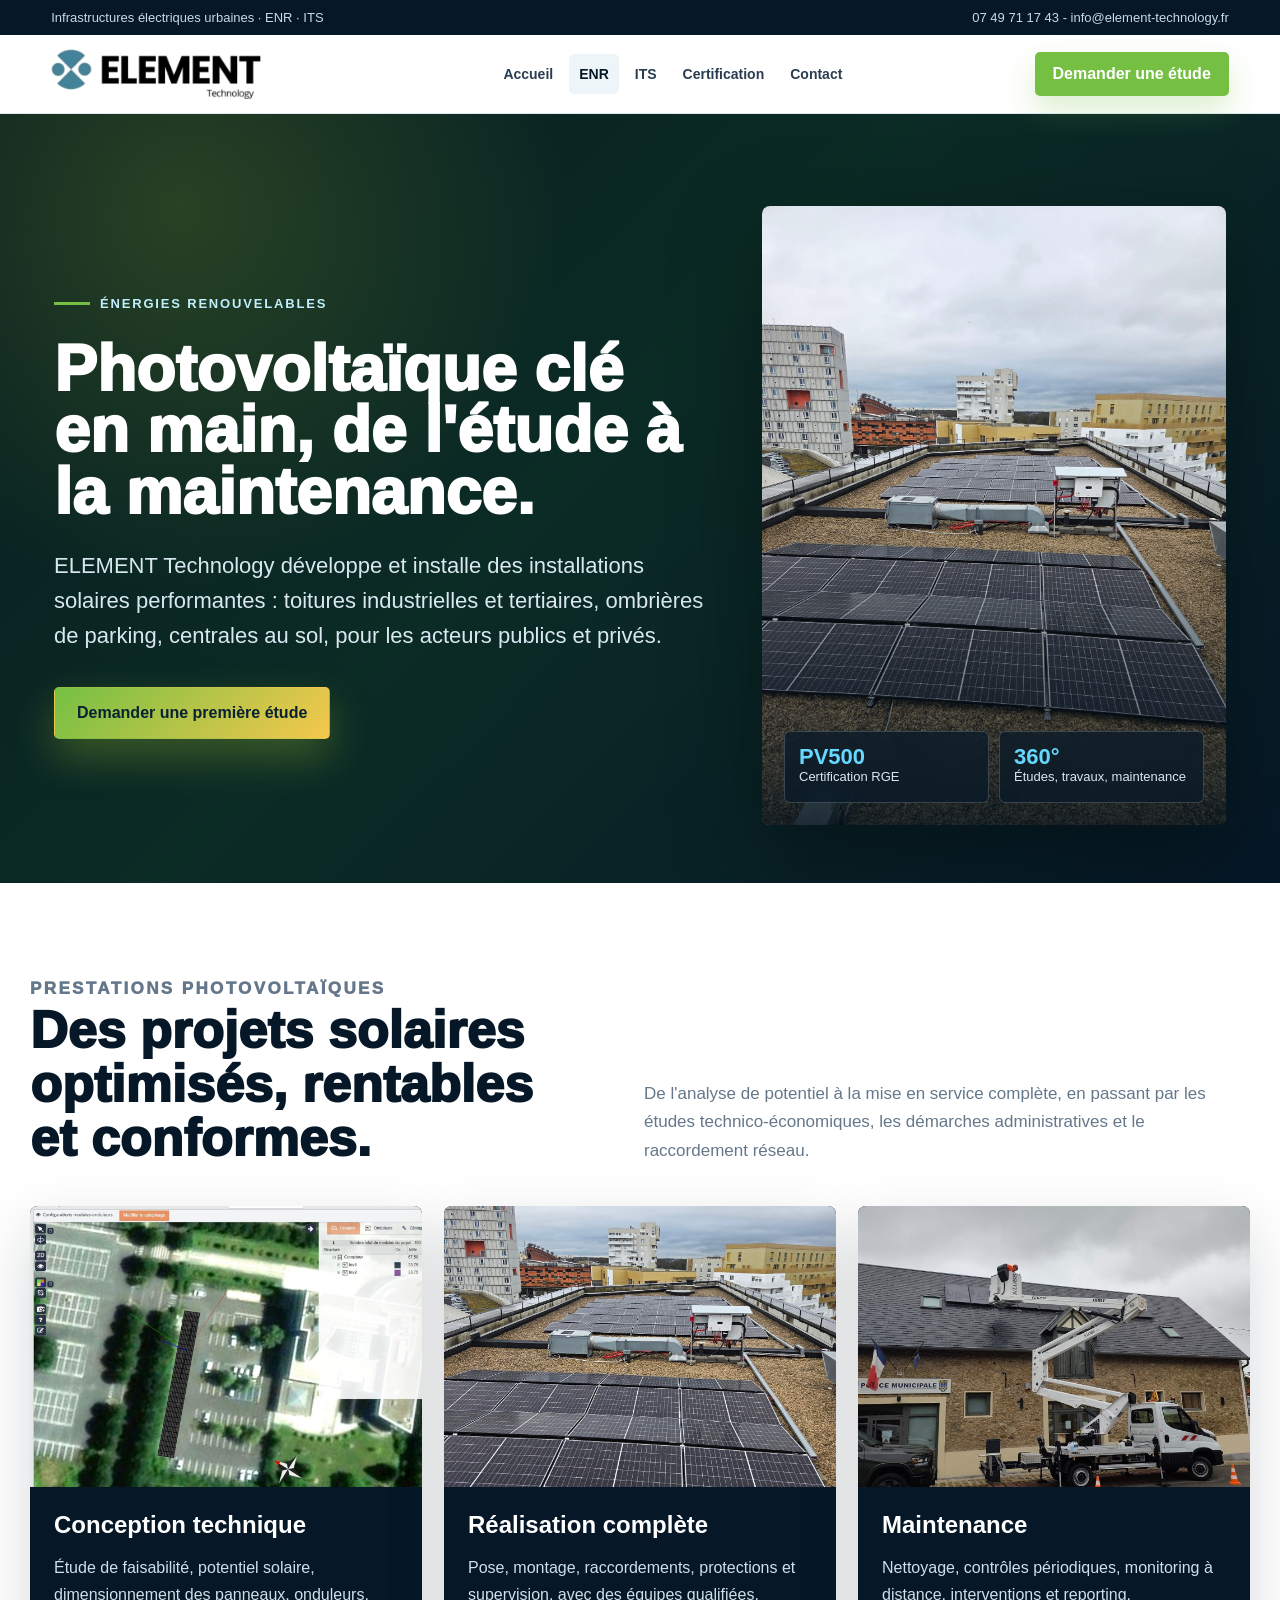
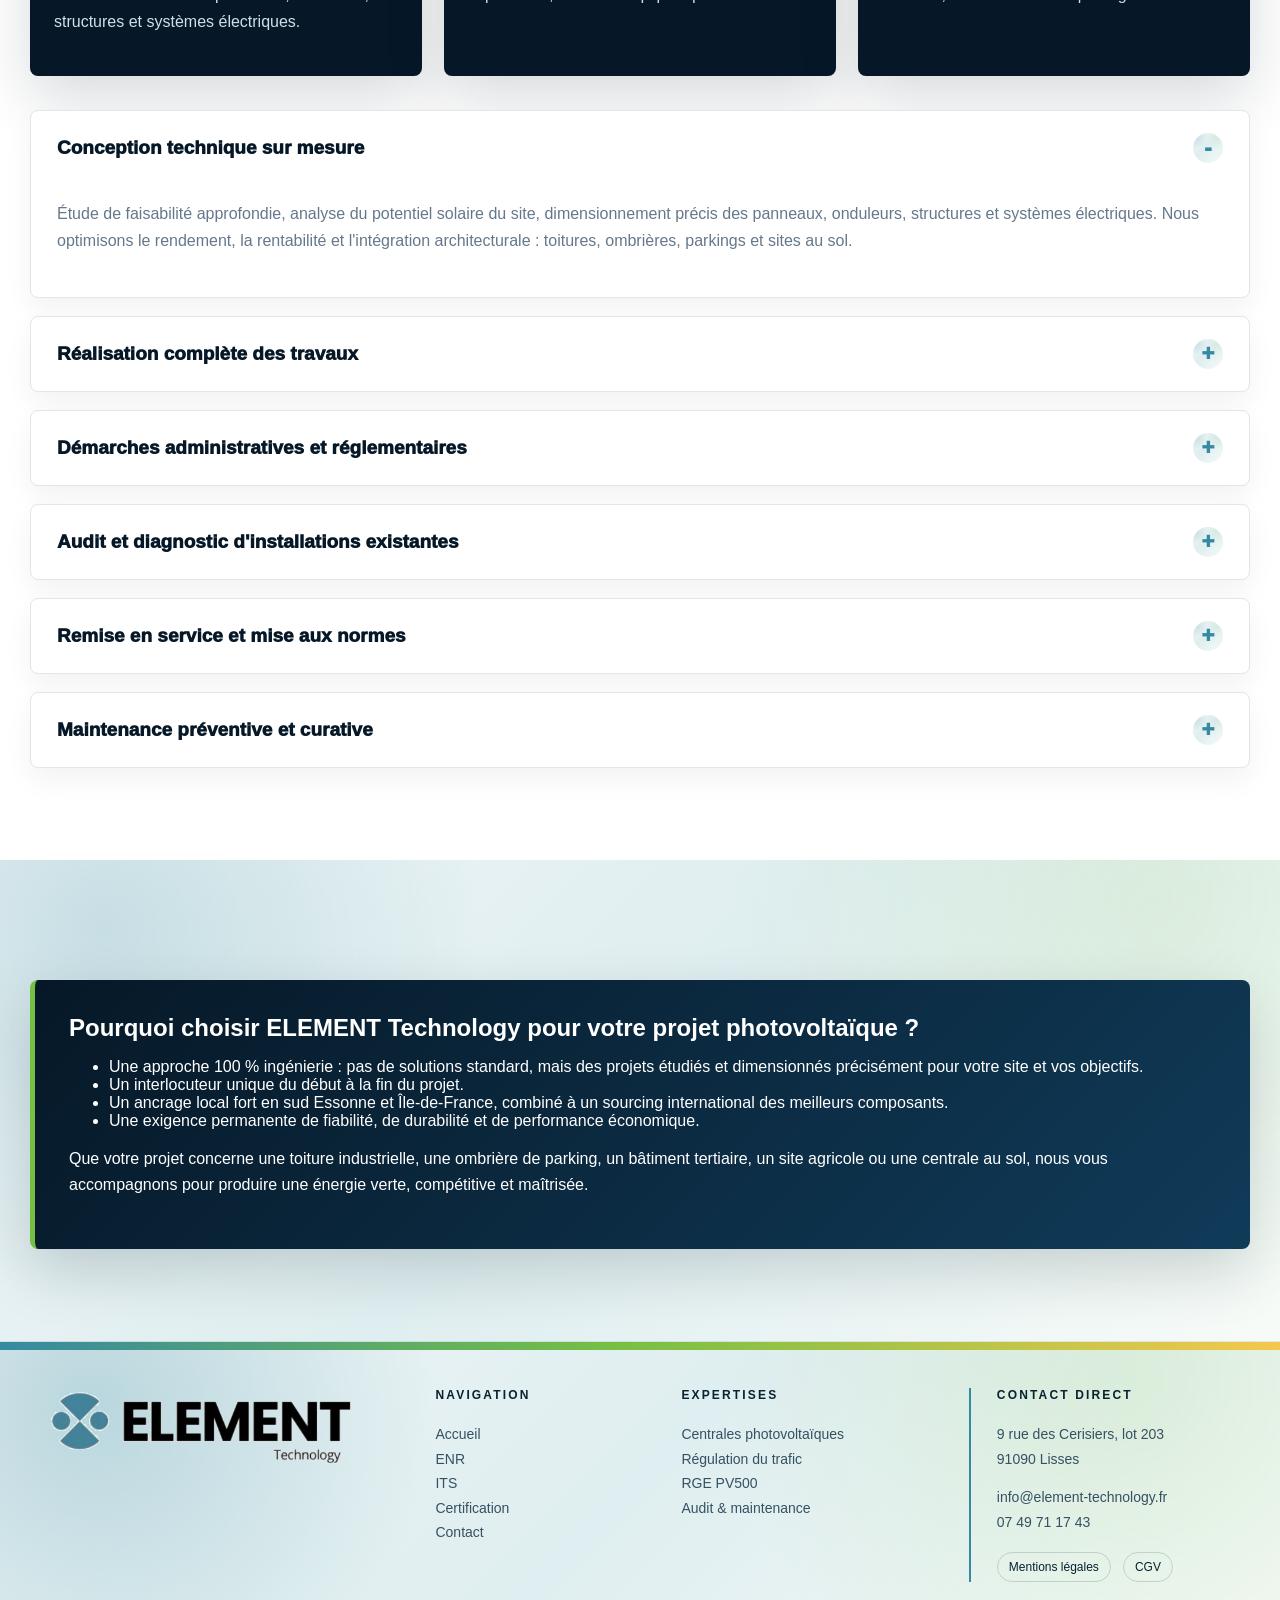
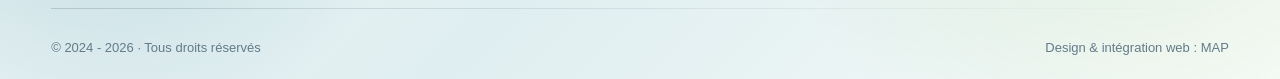
<file: enr.html>
﻿<!doctype html>
<html lang="fr">
<head>
  <meta charset="utf-8">
  <meta name="viewport" content="width=device-width, initial-scale=1">
  <title>ENR Photovoltaïque - Element Technology</title>
  <link rel="icon" href="assets/favicon.png">
  <link rel="stylesheet" href="styles.css">
</head>
<body class="page-enr">
  <div class="topbar"><div class="topbar-inner"><span>Infrastructures électriques urbaines · ENR · ITS</span><span>07 49 71 17 43 - info@element-technology.fr</span></div></div>
  <header class="header">
    <nav class="nav" aria-label="Navigation principale">
      <a class="brand" href="index.html"><img src="assets/logo-element-technology-cropped.png" alt="Element Technology"></a>
      <div class="menu"><a href="index.html">Accueil</a><a class="active" href="enr.html">ENR</a><a href="its.html">ITS</a><a href="certification.html">Certification</a><a href="contact.html">Contact</a></div>
      <a class="cta" href="contact.html">Demander une étude</a>
    </nav>
  </header>

  <main>
    <section class="page-hero" style="--hero:url('assets/enr-realisation.jpg')">
      <div class="page-hero-inner">
        <div class="page-copy">
          <p class="eyebrow">Énergies renouvelables</p>
          <h1>Photovoltaïque clé en main, de l'étude à la maintenance.</h1>
          <p class="page-lead">ELEMENT Technology développe et installe des installations solaires performantes : toitures industrielles et tertiaires, ombrières de parking, centrales au sol, pour les acteurs publics et privés.</p>
          <div class="hero-actions"><a class="btn btn-primary" href="contact.html">Demander une première étude</a></div>
        </div>
        <aside class="page-visual">
          <img src="assets/enr-realisation.jpg" alt="Installation photovoltaïque Element Technology">
          <div class="visual-stats"><span><strong>PV500</strong> Certification RGE</span><span><strong>360°</strong> Études, travaux, maintenance</span></div>
        </aside>
      </div>
    </section>

    <section class="section">
      <div class="wrap">
        <div class="section-title">
          <div><p class="kicker">Prestations photovoltaïques</p><h2>Des projets solaires optimisés, rentables et conformes.</h2></div>
          <p>De l'analyse de potentiel à la mise en service complète, en passant par les études technico-économiques, les démarches administratives et le raccordement réseau.</p>
        </div>
        <div class="cards">
          <article class="image-card"><img src="assets/enr-conception.jpg" alt="Conception photovoltaïque"><div><h3>Conception technique</h3><p>Étude de faisabilité, potentiel solaire, dimensionnement des panneaux, onduleurs, structures et systèmes électriques.</p></div></article>
          <article class="image-card"><img src="assets/enr-realisation.jpg" alt="Travaux photovoltaïques"><div><h3>Réalisation complète</h3><p>Pose, montage, raccordements, protections et supervision, avec des équipes qualifiées.</p></div></article>
          <article class="image-card"><img src="assets/enr-maintenance.jpg" alt="Maintenance photovoltaïque"><div><h3>Maintenance</h3><p>Nettoyage, contrôles périodiques, monitoring à distance, interventions et reporting.</p></div></article>
        </div>

        <div class="client-copy">
          <details class="accordion" open><summary>Conception technique sur mesure</summary><div class="accordion-body"><p>Étude de faisabilité approfondie, analyse du potentiel solaire du site, dimensionnement précis des panneaux, onduleurs, structures et systèmes électriques. Nous optimisons le rendement, la rentabilité et l'intégration architecturale : toitures, ombrières, parkings et sites au sol.</p></div></details>
          <details class="accordion"><summary>Réalisation complète des travaux</summary><div class="accordion-body"><p>Exécution des installations clés en main : pose des panneaux, montage des structures, raccordements électriques en courant continu et alternatif, intégration des protections et des systèmes de supervision. Nos équipes qualifiées garantissent une mise en œuvre conforme aux normes en vigueur, notamment NF C 15-100 et QR PV, dans le respect des délais.</p></div></details>
          <details class="accordion"><summary>Démarches administratives et réglementaires</summary><div class="accordion-body"><p>Nous prenons en charge l'ensemble des formalités pour libérer nos clients de cette charge : déclaration préalable ou permis de construire, demande de raccordement Enedis / RTE, demande de raccordement à EDF OA ou autoconsommation avec ou sans surplus, obtention du Consuel, déclaration ICPE si nécessaire, participation aux appels d'offres CRE le cas échéant.</p></div></details>
          <details class="accordion"><summary>Audit et diagnostic d'installations existantes</summary><div class="accordion-body"><p>Évaluation technique et économique des centrales en exploitation : contrôle visuel, mesures électriques, thermographie, analyse des performances réelles par rapport aux performances attendues, identification des pertes et des points de dégradation.</p></div></details>
          <details class="accordion"><summary>Remise en service et mise aux normes</summary><div class="accordion-body"><p>Réparation, repowering partiel ou total, remplacement de composants obsolètes : onduleurs, câbles, panneaux. Mise en conformité avec les évolutions réglementaires et normatives actuelles, optimisation pour améliorer le rendement et prolonger la durée de vie.</p></div></details>
          <details class="accordion"><summary>Maintenance préventive et curative</summary><div class="accordion-body"><p>Contrats de maintenance annuels ou pluriannuels adaptés : nettoyage des panneaux, contrôles périodiques, monitoring à distance, interventions rapides en cas de panne, garanties prolongées, reporting de production et d'incidents. Objectif : maximiser la disponibilité et sécuriser votre revenu énergétique sur le long terme.</p></div></details>
        </div>
      </div>
    </section>

    <section class="section alt">
      <div class="wrap">
        <div class="highlight">
          <h3>Pourquoi choisir ELEMENT Technology pour votre projet photovoltaïque ?</h3>
          <ul>
            <li>Une approche 100 % ingénierie : pas de solutions standard, mais des projets étudiés et dimensionnés précisément pour votre site et vos objectifs.</li>
            <li>Un interlocuteur unique du début à la fin du projet.</li>
            <li>Un ancrage local fort en sud Essonne et Île-de-France, combiné à un sourcing international des meilleurs composants.</li>
            <li>Une exigence permanente de fiabilité, de durabilité et de performance économique.</li>
          </ul>
          <p>Que votre projet concerne une toiture industrielle, une ombrière de parking, un bâtiment tertiaire, un site agricole ou une centrale au sol, nous vous accompagnons pour produire une énergie verte, compétitive et maîtrisée.</p>
        </div>
      </div>
    </section>
  </main>

  <footer class="footer"><div class="wrap"><div class="footer-grid"><div><div class="footer-brand"><img src="assets/logo-element-technology-cropped.png" alt="Element Technology"></div></div><div><h3>Navigation</h3><a href="index.html">Accueil</a><a href="enr.html">ENR</a><a href="its.html">ITS</a><a href="certification.html">Certification</a><a href="contact.html">Contact</a></div><div><h3>Expertises</h3><a href="enr.html">Centrales photovoltaïques</a><a href="its.html">Régulation du trafic</a><a href="certification.html">RGE PV500</a><a href="contact.html">Audit & maintenance</a></div><div class="footer-contact-card"><h3>Contact direct</h3><p>9 rue des Cerisiers, lot 203<br>91090 Lisses</p><a href="mailto:info@element-technology.fr">info@element-technology.fr</a><a href="tel:+33749711743">07 49 71 17 43</a><div class="footer-legal"><a href="mentions-legales.html">Mentions légales</a><a href="cgv.html">CGV</a></div></div></div><div class="copyright"><span>© 2024 - 2026 · Tous droits réservés</span><span>Design & intégration web : MAP</span></div></div></footer>
</body>
</html>
</file>
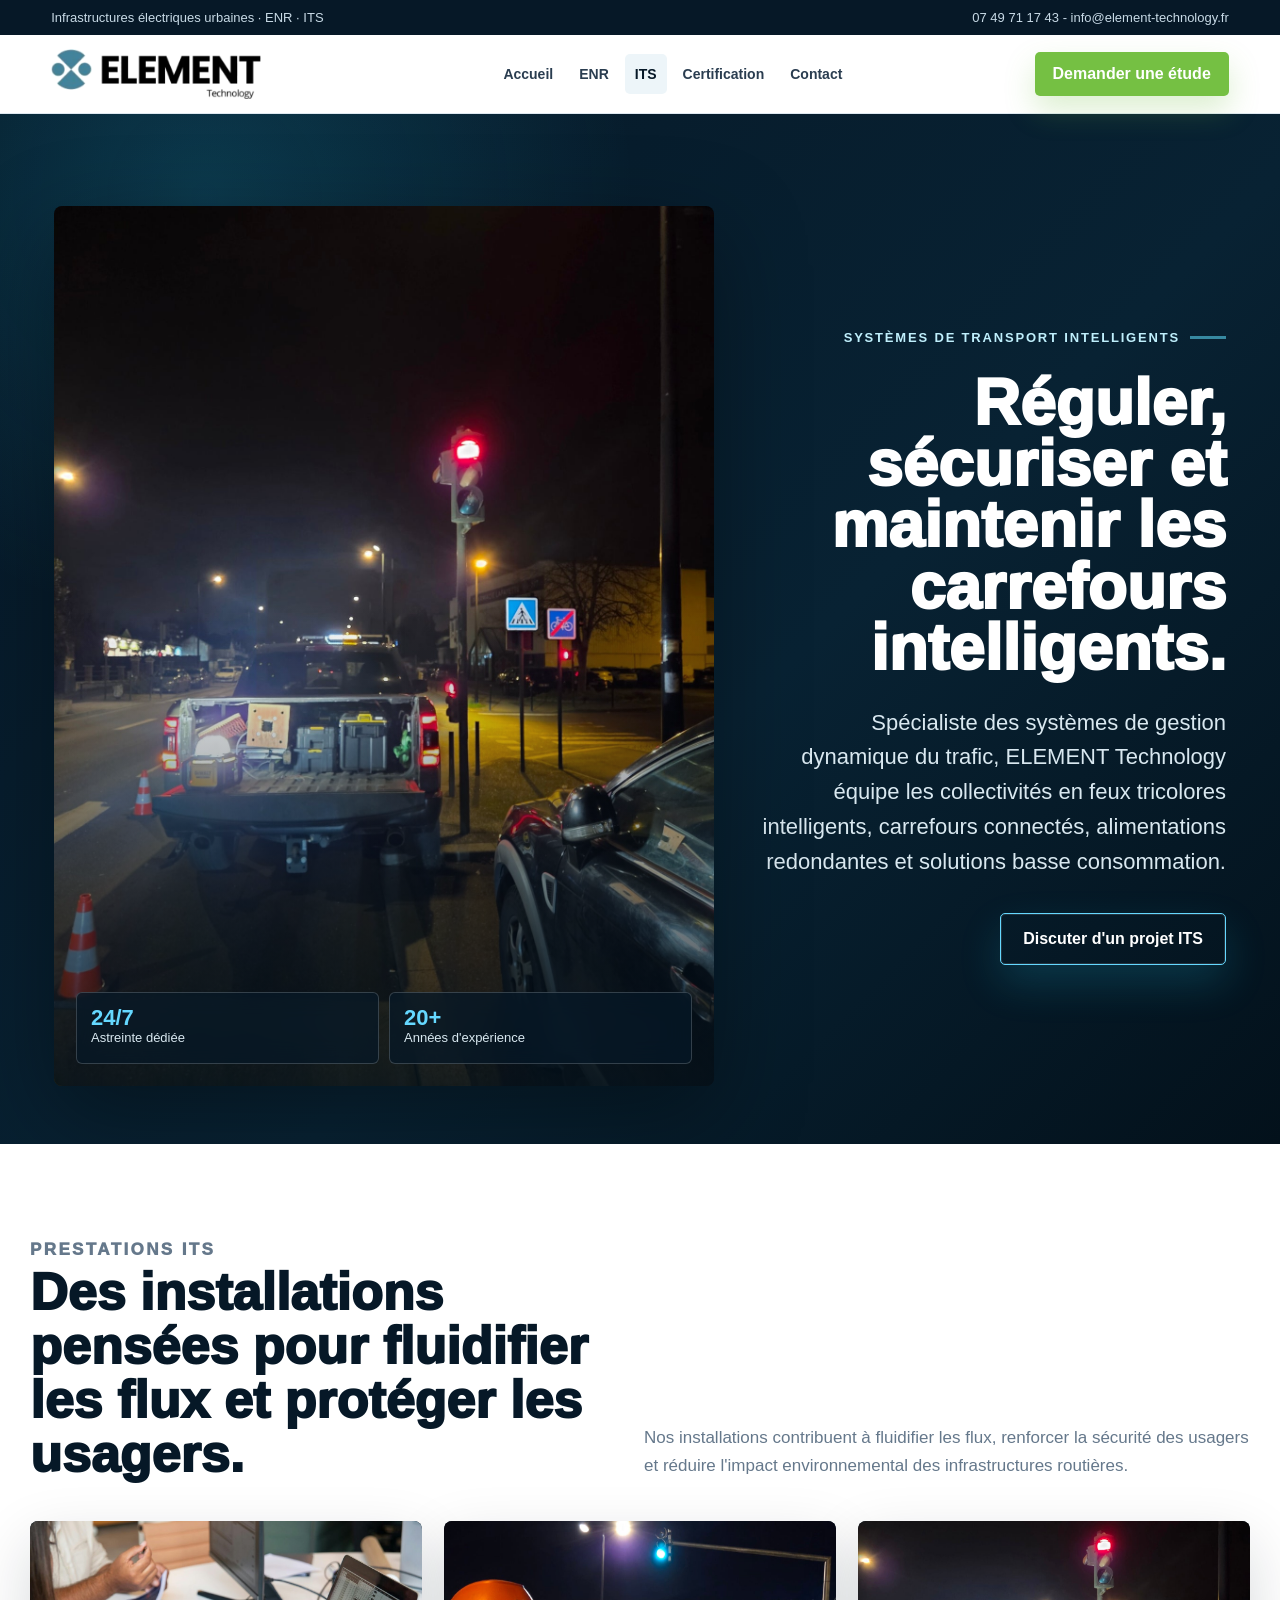
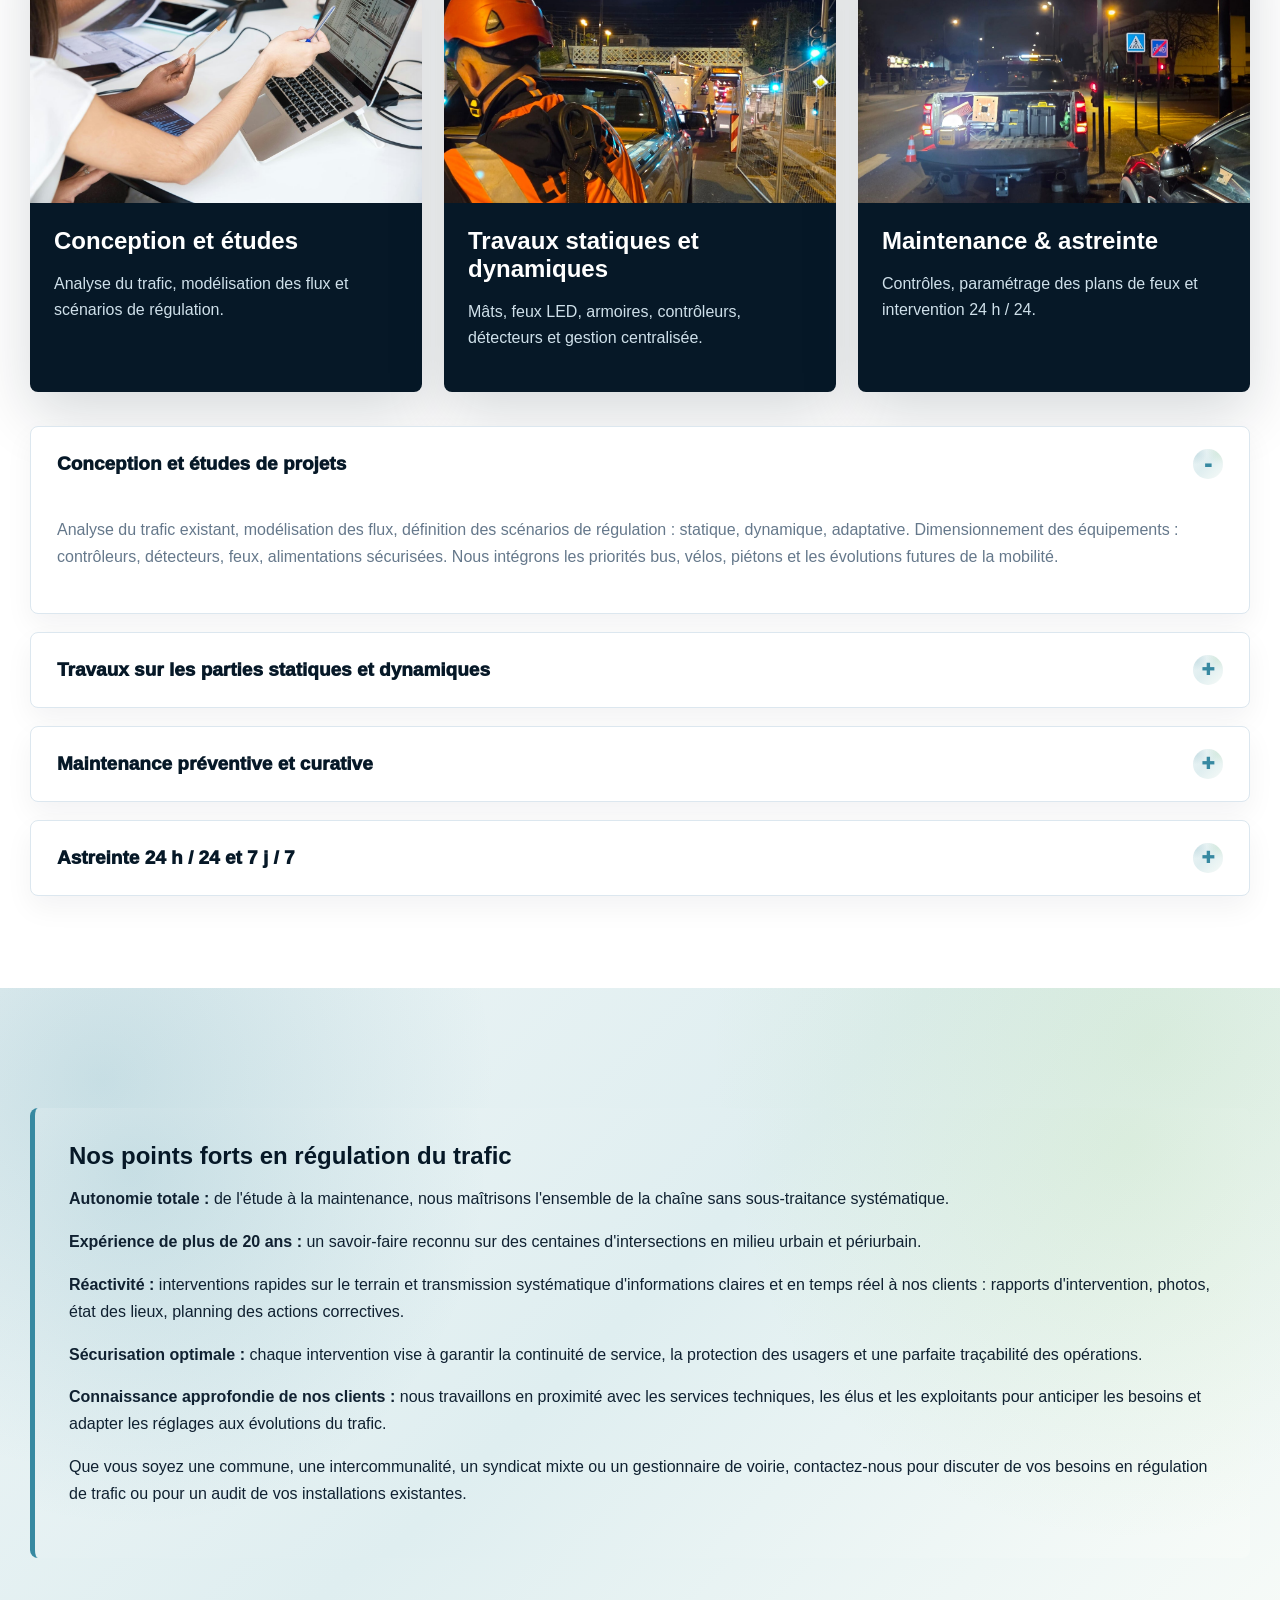
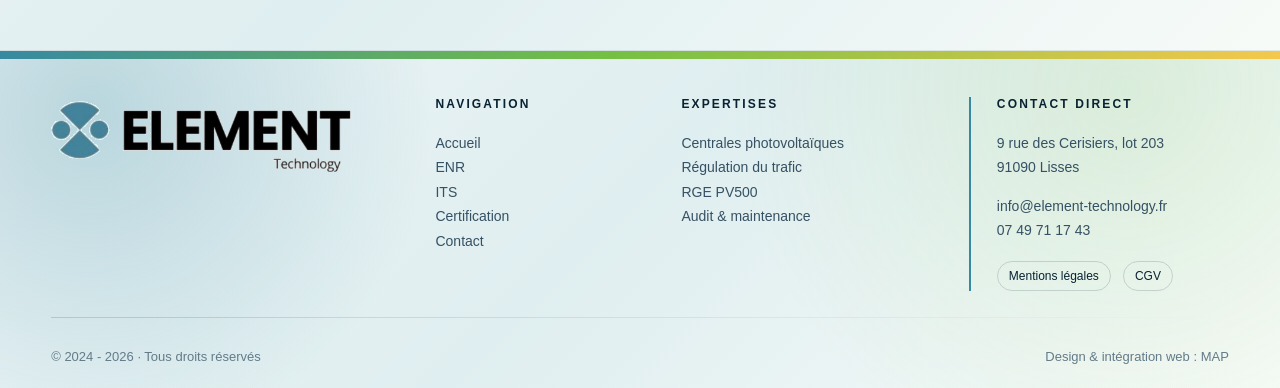
<file: its.html>
﻿<!doctype html>
<html lang="fr">
<head>
  <meta charset="utf-8">
  <meta name="viewport" content="width=device-width, initial-scale=1">
  <title>ITS Régulation du trafic - Element Technology</title>
  <link rel="icon" href="assets/favicon.png">
  <link rel="stylesheet" href="styles.css">
</head>
<body class="page-its">
  <div class="topbar"><div class="topbar-inner"><span>Infrastructures électriques urbaines · ENR · ITS</span><span>07 49 71 17 43 - info@element-technology.fr</span></div></div>
  <header class="header"><nav class="nav" aria-label="Navigation principale"><a class="brand" href="index.html"><img src="assets/logo-element-technology-cropped.png" alt="Element Technology"></a><div class="menu"><a href="index.html">Accueil</a><a href="enr.html">ENR</a><a class="active" href="its.html">ITS</a><a href="certification.html">Certification</a><a href="contact.html">Contact</a></div><a class="cta" href="contact.html">Demander une étude</a></nav></header>

  <main>
    <section class="page-hero" style="--hero:url('assets/its-maintenance.jpg')">
      <div class="page-hero-inner">
        <div class="page-copy">
          <p class="eyebrow">Systèmes de transport intelligents</p>
          <h1>Réguler, sécuriser et maintenir les carrefours intelligents.</h1>
          <p class="page-lead">Spécialiste des systèmes de gestion dynamique du trafic, ELEMENT Technology équipe les collectivités en feux tricolores intelligents, carrefours connectés, alimentations redondantes et solutions basse consommation.</p>
          <div class="hero-actions"><a class="btn btn-primary" href="contact.html">Discuter d'un projet ITS</a></div>
        </div>
        <aside class="page-visual">
          <img src="assets/its-maintenance.jpg" alt="Maintenance et régulation de trafic">
          <div class="visual-stats"><span><strong>24/7</strong> Astreinte dédiée</span><span><strong>20+</strong> Années d'expérience</span></div>
        </aside>
      </div>
    </section>

    <section class="section">
      <div class="wrap">
        <div class="section-title">
          <div><p class="kicker">Prestations ITS</p><h2>Des installations pensées pour fluidifier les flux et protéger les usagers.</h2></div>
          <p>Nos installations contribuent à fluidifier les flux, renforcer la sécurité des usagers et réduire l'impact environnemental des infrastructures routières.</p>
        </div>
        <div class="cards">
          <article class="image-card"><img src="assets/its-conception.jpeg" alt="Conception trafic"><div><h3>Conception et études</h3><p>Analyse du trafic, modélisation des flux et scénarios de régulation.</p></div></article>
          <article class="image-card"><img src="assets/its-travaux.jpg" alt="Travaux ITS"><div><h3>Travaux statiques et dynamiques</h3><p>Mâts, feux LED, armoires, contrôleurs, détecteurs et gestion centralisée.</p></div></article>
          <article class="image-card"><img src="assets/its-maintenance.jpg" alt="Maintenance ITS"><div><h3>Maintenance & astreinte</h3><p>Contrôles, paramétrage des plans de feux et intervention 24 h / 24.</p></div></article>
        </div>

        <div class="client-copy">
          <details class="accordion" open><summary>Conception et études de projets</summary><div class="accordion-body"><p>Analyse du trafic existant, modélisation des flux, définition des scénarios de régulation : statique, dynamique, adaptative. Dimensionnement des équipements : contrôleurs, détecteurs, feux, alimentations sécurisées. Nous intégrons les priorités bus, vélos, piétons et les évolutions futures de la mobilité.</p></div></details>
          <details class="accordion"><summary>Travaux sur les parties statiques et dynamiques</summary><div class="accordion-body"><p>Installation, rénovation et modernisation complète des carrefours.</p><ul><li>Équipements statiques : mâts, feux LED basse consommation, panneaux, balises, câblage, armoires de commande.</li><li>Équipements dynamiques : contrôleurs intelligents, détecteurs par boucles, radar ou vidéo, systèmes de gestion centralisée, synchronisation multi-carrefours, priorisation TC.</li></ul><p>Nous réalisons les travaux dans le respect des normes IISR, NF et accessibilité PMR, avec une minimisation maximale des perturbations.</p></div></details>
          <details class="accordion"><summary>Maintenance préventive et curative</summary><div class="accordion-body"><p>Contrats d'entretien annuels ou pluriannuels incluant les visites périodiques, les contrôles réglementaires, le nettoyage, les vérifications électriques et fonctionnelles, les interventions rapides en cas de panne ou dysfonctionnement, la mise à jour logicielle et le paramétrage des plans de feux.</p></div></details>
          <details class="accordion"><summary>Astreinte 24 h / 24 et 7 j / 7</summary><div class="accordion-body"><p>Une équipe dédiée est joignable en permanence pour une intervention immédiate sur alerte : panne majeure, accident, dégradation. Notre réactivité terrain permet de rétablir la fluidité et la sécurité en quelques heures.</p></div></details>
        </div>
      </div>
    </section>

    <section class="section alt">
      <div class="wrap">
        <div class="copy-band">
          <h3>Nos points forts en régulation du trafic</h3>
          <p><strong>Autonomie totale :</strong> de l'étude à la maintenance, nous maîtrisons l'ensemble de la chaîne sans sous-traitance systématique.</p>
          <p><strong>Expérience de plus de 20 ans :</strong> un savoir-faire reconnu sur des centaines d'intersections en milieu urbain et périurbain.</p>
          <p><strong>Réactivité :</strong> interventions rapides sur le terrain et transmission systématique d'informations claires et en temps réel à nos clients : rapports d'intervention, photos, état des lieux, planning des actions correctives.</p>
          <p><strong>Sécurisation optimale :</strong> chaque intervention vise à garantir la continuité de service, la protection des usagers et une parfaite traçabilité des opérations.</p>
          <p><strong>Connaissance approfondie de nos clients :</strong> nous travaillons en proximité avec les services techniques, les élus et les exploitants pour anticiper les besoins et adapter les réglages aux évolutions du trafic.</p>
          <p>Que vous soyez une commune, une intercommunalité, un syndicat mixte ou un gestionnaire de voirie, contactez-nous pour discuter de vos besoins en régulation de trafic ou pour un audit de vos installations existantes.</p>
        </div>
      </div>
    </section>
  </main>

  <footer class="footer"><div class="wrap"><div class="footer-grid"><div><div class="footer-brand"><img src="assets/logo-element-technology-cropped.png" alt="Element Technology"></div></div><div><h3>Navigation</h3><a href="index.html">Accueil</a><a href="enr.html">ENR</a><a href="its.html">ITS</a><a href="certification.html">Certification</a><a href="contact.html">Contact</a></div><div><h3>Expertises</h3><a href="enr.html">Centrales photovoltaïques</a><a href="its.html">Régulation du trafic</a><a href="certification.html">RGE PV500</a><a href="contact.html">Audit & maintenance</a></div><div class="footer-contact-card"><h3>Contact direct</h3><p>9 rue des Cerisiers, lot 203<br>91090 Lisses</p><a href="mailto:info@element-technology.fr">info@element-technology.fr</a><a href="tel:+33749711743">07 49 71 17 43</a><div class="footer-legal"><a href="mentions-legales.html">Mentions légales</a><a href="cgv.html">CGV</a></div></div></div><div class="copyright"><span>© 2024 - 2026 · Tous droits réservés</span><span>Design & intégration web : MAP</span></div></div></footer>
</body>
</html>
</file>
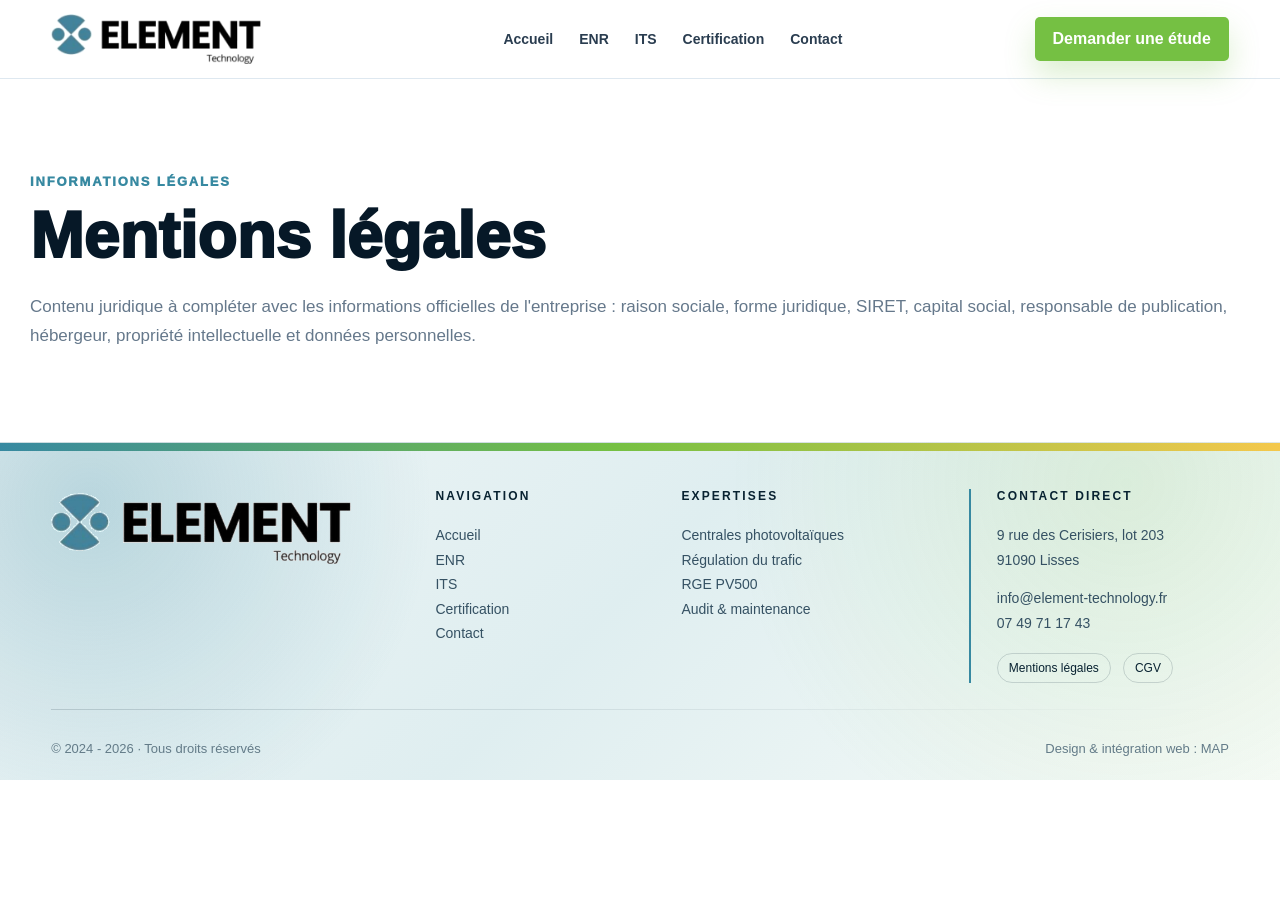
<file: mentions-legales.html>
﻿<!doctype html>
<html lang="fr">
<head>
  <meta charset="utf-8">
  <meta name="viewport" content="width=device-width, initial-scale=1">
  <title>Mentions légales - Element Technology</title>
  <link rel="icon" href="assets/favicon.png">
  <link rel="stylesheet" href="styles.css">
</head>
<body>
  <header class="header"><nav class="nav" aria-label="Navigation principale"><a class="brand" href="index.html"><img src="assets/logo-element-technology-cropped.png" alt="Element Technology"></a><div class="menu"><a href="index.html">Accueil</a><a href="enr.html">ENR</a><a href="its.html">ITS</a><a href="certification.html">Certification</a><a href="contact.html">Contact</a></div><a class="cta" href="contact.html">Demander une étude</a></nav></header>
  <main><section class="section"><div class="wrap"><p class="kicker">Informations légales</p><h1 style="color:var(--navy);font-size:clamp(42px,5vw,70px)">Mentions légales</h1><p class="text-lg">Contenu juridique à compléter avec les informations officielles de l'entreprise : raison sociale, forme juridique, SIRET, capital social, responsable de publication, hébergeur, propriété intellectuelle et données personnelles.</p></div></section></main>
  <footer class="footer"><div class="wrap"><div class="footer-grid"><div><div class="footer-brand"><img src="assets/logo-element-technology-cropped.png" alt="Element Technology"></div></div><div><h3>Navigation</h3><a href="index.html">Accueil</a><a href="enr.html">ENR</a><a href="its.html">ITS</a><a href="certification.html">Certification</a><a href="contact.html">Contact</a></div><div><h3>Expertises</h3><a href="enr.html">Centrales photovoltaïques</a><a href="its.html">Régulation du trafic</a><a href="certification.html">RGE PV500</a><a href="contact.html">Audit & maintenance</a></div><div class="footer-contact-card"><h3>Contact direct</h3><p>9 rue des Cerisiers, lot 203<br>91090 Lisses</p><a href="mailto:info@element-technology.fr">info@element-technology.fr</a><a href="tel:+33749711743">07 49 71 17 43</a><div class="footer-legal"><a href="mentions-legales.html">Mentions légales</a><a href="cgv.html">CGV</a></div></div></div><div class="copyright"><span>© 2024 - 2026 · Tous droits réservés</span><span>Design & intégration web : MAP</span></div></div></footer>
</body>
</html>
</file>
<file: styles.css>
:root {
  --navy: #061827;
  --navy-2: #092336;
  --ink: #102131;
  --muted: #65788b;
  --line: #dce7ef;
  --soft: #eef5f6;
  --soft-gradient:
    radial-gradient(circle at 8% 14%, rgba(55, 137, 161, .20), transparent 30%),
    radial-gradient(circle at 90% 8%, rgba(117, 192, 67, .12), transparent 34%),
    linear-gradient(135deg, #eef5f6 0%, #dfeef0 48%, #f7fbf8 100%);
  --white: #ffffff;
  --cyan: #3789a1;
  --cyan-2: #65d8ff;
  --green: #75c043;
  --yellow: #f4c84c;
  --radius: 8px;
  --shadow: 0 22px 60px rgba(6, 24, 39, .16);
}

* { box-sizing: border-box; }

body {
  margin: 0;
  color: var(--ink);
  background: var(--white);
  font-family: Inter, Arial, Helvetica, sans-serif;
  letter-spacing: 0;
}

a { color: inherit; text-decoration: none; }
img { max-width: 100%; display: block; }
p { line-height: 1.68; }

.topbar {
  background: var(--navy);
  color: #c8dae6;
  font-size: 13px;
}

.topbar-inner {
  max-width: none;
  margin: 0 auto;
  padding: 10px clamp(24px, 4vw, 64px);
  display: flex;
  align-items: center;
  justify-content: space-between;
  gap: 18px;
}

.topbar strong { color: var(--white); }

.header {
  position: sticky;
  top: 0;
  z-index: 30;
  background: rgba(255,255,255,.97);
  border-bottom: 1px solid rgba(220,231,239,.92);
  backdrop-filter: blur(18px);
}

.nav {
  max-width: none;
  min-height: 78px;
  margin: 0 auto;
  padding: 0 clamp(24px, 4vw, 64px);
  display: flex;
  align-items: center;
  justify-content: space-between;
  gap: 34px;
}

.brand {
  display: inline-flex;
  flex-direction: column;
  align-items: flex-start;
  justify-content: center;
  gap: 3px;
  min-width: 260px;
  color: var(--navy);
  font-weight: 900;
  text-transform: uppercase;
  line-height: 1;
}

.brand img {
  width: 210px;
  height: auto;
  object-fit: contain;
}

.menu {
  display: flex;
  align-items: center;
  gap: 6px;
  color: #2a3d50;
  font-size: 14px;
  font-weight: 800;
}

.menu a {
  padding: 12px 10px;
  border-radius: 5px;
}

.menu a:hover,
.menu a.active {
  background: #edf5f9;
  color: var(--navy);
}

.cta {
  min-height: 44px;
  display: inline-flex;
  align-items: center;
  justify-content: center;
  padding: 0 18px;
  border-radius: 5px;
  background: var(--green);
  color: var(--white);
  font-weight: 900;
  box-shadow: 0 14px 30px rgba(117, 192, 67, .25);
}

.hero {
  min-height: 720px;
  color: var(--white);
  background:
    linear-gradient(90deg, rgba(6,24,39,.96) 0%, rgba(6,24,39,.82) 42%, rgba(6,24,39,.38) 72%, rgba(6,24,39,.1) 100%),
    var(--hero) center / cover;
}

.hero-inner,
.page-hero-inner {
  max-width: 1220px;
  margin: 0 auto;
  padding: 92px 24px 58px;
  display: grid;
  grid-template-columns: minmax(0, 660px) minmax(320px, 1fr);
  gap: 48px;
  align-items: end;
}

.hero-inner { min-height: 720px; }

.eyebrow {
  display: inline-flex;
  align-items: center;
  gap: 10px;
  margin: 0 0 24px;
  color: #bfeffc;
  font-size: 13px;
  font-weight: 900;
  letter-spacing: .14em;
  text-transform: uppercase;
}

.eyebrow::before {
  content: "";
  width: 36px;
  height: 3px;
  background: var(--green);
}

h1, h2, h3 { margin-top: 0; color: var(--navy); }

h1 {
  margin-bottom: 26px;
  max-width: 780px;
  color: var(--white);
  font-size: clamp(44px, 6vw, 80px);
  line-height: .96;
  font-weight: 950;
}

h2 {
  margin-bottom: 0;
  font-size: clamp(32px, 4.2vw, 52px);
  line-height: 1.04;
  font-weight: 950;
}

h3 {
  margin-bottom: 12px;
  font-size: 24px;
}

.hero-lead,
.page-lead {
  max-width: 660px;
  color: #d9e8f0;
  font-size: clamp(18px, 2vw, 22px);
  line-height: 1.58;
}

.hero-actions {
  display: flex;
  flex-wrap: wrap;
  gap: 14px;
  margin-top: 34px;
}

.btn {
  min-height: 52px;
  display: inline-flex;
  align-items: center;
  justify-content: center;
  padding: 0 22px;
  border: 1px solid transparent;
  border-radius: 5px;
  font-weight: 900;
}

.btn-primary { background: var(--cyan); color: var(--white); }
.btn-outline { border-color: rgba(255,255,255,.35); color: var(--white); }
.btn-dark { background: var(--navy); color: var(--white); }

.page-enr .btn-primary {
  background: linear-gradient(135deg, var(--green), var(--yellow));
  color: #082231;
  box-shadow: 0 18px 42px rgba(188, 214, 48, .28);
}

.page-its .btn-primary {
  background: transparent;
  color: var(--white);
  border-color: var(--cyan-2);
  box-shadow: inset 0 0 0 1px rgba(255,255,255,.12), 0 18px 42px rgba(35, 201, 239, .18);
}

.panel {
  background: rgba(255,255,255,.95);
  color: var(--ink);
  border-radius: var(--radius);
  box-shadow: var(--shadow);
  overflow: hidden;
}

.panel-head {
  padding: 22px 24px;
  background: var(--green);
  color: var(--white);
  font-size: 18px;
  font-weight: 950;
}

.metric-grid {
  display: grid;
  grid-template-columns: 1fr 1fr;
}

.metric {
  padding: 24px;
  min-height: 120px;
  border-right: 1px solid var(--line);
  border-bottom: 1px solid var(--line);
}

.metric:nth-child(2n) { border-right: 0; }
.metric:nth-last-child(-n+2) { border-bottom: 0; }

.metric strong {
  display: block;
  margin-bottom: 8px;
  color: var(--navy);
  font-size: 32px;
  line-height: 1;
}

.metric span {
  color: var(--muted);
  font-size: 13px;
  font-weight: 800;
  line-height: 1.45;
}

.section {
  padding: 92px 24px;
}

.section.alt { background: var(--soft-gradient); }
.section.dark { background: var(--navy); color: var(--white); }
.dark h2, .dark h3 { color: var(--white); }

.wrap {
  max-width: 1220px;
  margin: 0 auto;
}

.section-title {
  display: grid;
  grid-template-columns: minmax(0, 560px) minmax(300px, 1fr);
  gap: 54px;
  align-items: end;
  margin-bottom: 40px;
}

.kicker {
  margin: 0 0 13px;
  color: var(--cyan);
  font-size: 13px;
  font-weight: 950;
  letter-spacing: .14em;
  text-transform: uppercase;
}

.section-title p,
.text-lg {
  margin: 0;
  color: var(--muted);
  font-size: 17px;
  line-height: 1.68;
}

.dark .section-title p,
.dark .text-lg { color: #c4d6e2; }

.cards,
.service-list {
  display: grid;
  grid-template-columns: repeat(3, 1fr);
  gap: 22px;
}

.service-list.two { grid-template-columns: repeat(2, 1fr); }

.card,
.service-item {
  padding: 28px;
  border: 1px solid var(--line);
  border-radius: var(--radius);
  background: var(--white);
  box-shadow: 0 12px 28px rgba(6,24,39,.06);
}

.dark .card {
  border-color: rgba(255,255,255,.14);
  background: rgba(255,255,255,.06);
  box-shadow: none;
}

.card p,
.service-item p,
.card li,
.service-item li {
  color: var(--muted);
  line-height: 1.62;
}

.dark .card p,
.dark .card li { color: #c4d6e2; }

.image-card {
  min-height: 330px;
  overflow: hidden;
  border-radius: var(--radius);
  background: var(--navy);
  box-shadow: var(--shadow);
}

.image-card img {
  width: 100%;
  height: clamp(230px, 22vw, 285px);
  object-fit: cover;
  display: block;
}

.image-card div { padding: 24px; }

.image-card h3 {
  color: var(--white);
}

.image-card p {
  color: #cfe0ea;
}

.feature-grid {
  display: grid;
  grid-template-columns: repeat(2, 1fr);
  gap: 24px;
}

.feature {
  min-height: 460px;
  position: relative;
  overflow: hidden;
  border-radius: var(--radius);
  color: var(--white);
  background: var(--navy);
  box-shadow: var(--shadow);
}

.feature::before {
  content: "";
  position: absolute;
  inset: 0;
  background: linear-gradient(180deg, rgba(6,24,39,.05), rgba(6,24,39,.88));
}

.feature img {
  width: 100%;
  height: 100%;
  object-fit: cover;
}

.feature-content {
  position: absolute;
  inset: auto 0 0 0;
  z-index: 2;
  padding: 34px;
}

.feature h3 { color: var(--white); font-size: clamp(28px, 3vw, 38px); }
.feature p { color: #dbe8ef; }

.tag {
  display: inline-flex;
  align-items: center;
  min-height: 32px;
  margin-bottom: 18px;
  padding: 0 11px;
  border: 1px solid rgba(255,255,255,.28);
  border-radius: 4px;
  background: rgba(255,255,255,.16);
  font-size: 12px;
  font-weight: 950;
  letter-spacing: .12em;
  text-transform: uppercase;
}

.link {
  display: inline-flex;
  color: var(--white);
  font-weight: 950;
  border-bottom: 2px solid var(--green);
  padding-bottom: 6px;
}

.client-copy {
  display: grid;
  gap: 18px;
  margin-top: 34px;
}

details.accordion {
  border: 1px solid var(--line);
  border-radius: var(--radius);
  background: var(--white);
  box-shadow: 0 12px 28px rgba(6,24,39,.05);
  overflow: hidden;
}

details.accordion summary {
  list-style: none;
  cursor: pointer;
  padding: 22px 26px;
  color: var(--navy);
  font-size: 19px;
  font-weight: 950;
  display: flex;
  align-items: center;
  justify-content: space-between;
  gap: 18px;
}

details.accordion summary::-webkit-details-marker { display: none; }

details.accordion summary::after {
  content: "+";
  width: 30px;
  height: 30px;
  flex: 0 0 30px;
  display: grid;
  place-items: center;
  border-radius: 50%;
  background: var(--soft-gradient);
  color: var(--cyan);
  font-size: 22px;
}

details.accordion[open] summary::after { content: "-"; }

.accordion-body {
  padding: 0 26px 26px;
  color: var(--muted);
  line-height: 1.68;
  font-size: 16px;
}

.copy-band,
.highlight {
  margin-top: 28px;
  padding: 34px;
  border-radius: var(--radius);
  background: var(--soft-gradient);
  border-left: 5px solid var(--cyan);
}

.dark .copy-band {
  background: var(--soft-gradient);
  color: var(--ink);
  border-left-color: var(--cyan);
}

.dark .copy-band h3 {
  color: var(--navy);
}

.dark .copy-band p {
  color: var(--muted);
}

.highlight {
  background: linear-gradient(135deg, var(--navy), #103b59);
  color: var(--white);
  border-left-color: var(--green);
  box-shadow: var(--shadow);
}

.highlight h3,
.highlight p,
.highlight li { color: var(--white); }

.video-frame {
  margin-top: 34px;
  overflow: hidden;
  border-radius: var(--radius);
  background: var(--navy);
  box-shadow: var(--shadow);
  aspect-ratio: 16 / 9;
}

.video-frame iframe {
  width: 100%;
  height: 100%;
  border: 0;
  display: block;
}

.video-showcase {
  min-height: calc(100vh - 78px);
  padding: 70px 24px;
  display: grid;
  align-items: center;
  background:
    linear-gradient(135deg, rgba(6,24,39,.96), rgba(8,42,62,.88)),
    url("assets/hero-drone.jpg") center / cover;
  color: var(--white);
}

.video-showcase h2 {
  color: var(--white);
}

.video-showcase p {
  max-width: 760px;
  color: #d4e5ef;
}

.video-stage {
  display: grid;
  grid-template-columns: minmax(0, 1fr) minmax(300px, 420px);
  gap: 52px;
  align-items: center;
}

.video-copy {
  max-width: 640px;
}

.video-showcase .video-frame {
  width: min(420px, 100%);
  margin: 0 auto;
  aspect-ratio: 9 / 16;
  border: 1px solid rgba(255,255,255,.18);
  box-shadow: 0 28px 90px rgba(0,0,0,.38);
}

.page-hero {
  position: relative;
  overflow: hidden;
  color: var(--white);
  background:
    radial-gradient(circle at 16% 8%, rgba(35, 201, 239, .18), transparent 30%),
    linear-gradient(135deg, #061827 0%, #082233 58%, #03111b 100%);
}

.page-hero h1 { font-size: clamp(42px, 5vw, 70px); }

.page-hero .page-hero-inner {
  min-height: 640px;
  align-items: center;
}

.page-hero .page-copy {
  max-width: 690px;
}

.page-visual {
  position: relative;
  min-height: 500px;
  overflow: hidden;
  border-radius: 8px;
  box-shadow: 0 28px 90px rgba(0,0,0,.36);
}

.page-visual::after {
  content: "";
  position: absolute;
  inset: 0;
  background: linear-gradient(180deg, transparent 45%, rgba(3,17,27,.84));
  pointer-events: none;
}

.page-visual img {
  width: 100%;
  height: 100%;
  min-height: 500px;
  display: block;
  object-fit: cover;
}

.visual-stats {
  position: absolute;
  left: 22px;
  right: 22px;
  bottom: 22px;
  z-index: 1;
  display: grid;
  grid-template-columns: repeat(2, 1fr);
  gap: 10px;
}

.visual-stats span {
  min-height: 72px;
  padding: 14px;
  border: 1px solid rgba(255,255,255,.18);
  border-radius: 6px;
  background: rgba(6,24,39,.72);
  color: #d9e8f0;
  font-size: 13px;
  line-height: 1.35;
  backdrop-filter: blur(12px);
}

.visual-stats strong {
  display: block;
  color: var(--cyan-2);
  font-size: 22px;
  line-height: 1;
}

.page-enr .page-hero {
  background:
    radial-gradient(circle at 14% 12%, rgba(188, 214, 48, .18), transparent 30%),
    linear-gradient(135deg, #071d20 0%, #0b2b25 45%, #061827 100%);
}

.page-its .page-copy {
  order: 2;
  text-align: right;
  justify-self: end;
}

.page-its .page-lead {
  margin-left: auto;
}

.page-its .hero-actions {
  justify-content: flex-end;
}

.page-its .eyebrow {
  justify-content: flex-end;
}

.page-its .eyebrow::before {
  order: 2;
  background: var(--cyan);
}

.page-its .page-visual {
  order: 1;
}

.cert {
  display: grid;
  grid-template-columns: minmax(280px, 460px) minmax(0, 1fr);
  gap: 40px;
  align-items: center;
}

.cert-image {
  min-height: 520px;
  border-radius: var(--radius);
  background: var(--soft-gradient);
  object-fit: contain;
  box-shadow: var(--shadow);
}

.contact-grid {
  display: grid;
  grid-template-columns: minmax(0, 1fr) minmax(320px, 460px);
  gap: 32px;
  align-items: start;
}

.form {
  padding: 34px;
  border-radius: var(--radius);
  background: var(--white);
  box-shadow: var(--shadow);
}

.field {
  display: grid;
  gap: 8px;
  margin-bottom: 16px;
}

label {
  color: var(--navy);
  font-size: 13px;
  font-weight: 900;
  letter-spacing: .05em;
  text-transform: uppercase;
}

input, textarea, select {
  width: 100%;
  border: 1px solid var(--line);
  border-radius: 5px;
  padding: 14px;
  color: var(--ink);
  background: #fbfdfe;
  font: inherit;
}

textarea {
  min-height: 138px;
  resize: vertical;
}

.contact-panel {
  padding: 34px;
  border-radius: var(--radius);
  background: var(--navy);
  color: var(--white);
}

.contact-panel h3 { color: var(--white); }
.contact-panel p { color: #c4d6e2; }

.contact-line {
  padding: 18px 0;
  border-top: 1px solid rgba(255,255,255,.14);
}

.contact-line strong {
  display: block;
  margin-bottom: 6px;
  color: var(--cyan-2);
  font-size: 13px;
  letter-spacing: .1em;
  text-transform: uppercase;
}

.footer {
  position: relative;
  overflow: hidden;
  padding: 46px clamp(24px, 4vw, 64px) 24px;
  background:
    radial-gradient(circle at 7% 18%, rgba(55, 137, 161, .28), transparent 28%),
    radial-gradient(circle at 88% 12%, rgba(117, 192, 67, .14), transparent 34%),
    linear-gradient(135deg, #eef5f6 0%, #dfeef0 48%, #f7fbf8 100%);
  color: var(--white);
  border-top: 1px solid rgba(8,34,49,.08);
}

.footer::before {
  content: "";
  position: absolute;
  inset: 0 0 auto;
  height: 8px;
  background: linear-gradient(90deg, #3789a1 0%, var(--green) 48%, var(--yellow) 100%);
  opacity: 1;
}

.footer::after {
  content: "";
  position: absolute;
  left: clamp(24px, 4vw, 64px);
  right: clamp(24px, 4vw, 64px);
  bottom: 70px;
  height: 1px;
  max-width: 1220px;
  margin: 0 auto;
  background: linear-gradient(90deg, rgba(8,34,49,.16), transparent);
  pointer-events: none;
}

.footer .wrap {
  position: relative;
  z-index: 1;
  max-width: none;
}

.footer-grid {
  display: grid;
  grid-template-columns: minmax(290px, 1.25fr) minmax(150px, .75fr) minmax(220px, .9fr) minmax(260px, .9fr);
  gap: clamp(28px, 3vw, 48px);
  align-items: start;
  padding-bottom: 34px;
}

.footer h3 {
  margin-bottom: 20px;
  color: #082231;
  font-size: 12px;
  letter-spacing: .18em;
  text-transform: uppercase;
}

.footer p,
.footer a {
  color: #355163;
  line-height: 1.75;
  font-size: 14px;
}

.footer a {
  display: block;
  transition: color .2s ease, transform .2s ease;
}

.footer a:hover {
  color: #227f96;
  transform: translateX(4px);
}

.footer-brand {
  display: block;
  width: min(300px, 72vw);
  margin: 4px 0 0;
}

.footer-brand img {
  width: 100%;
  max-width: 300px;
  height: auto;
  object-fit: contain;
}

.footer-contact-card {
  padding-left: 26px;
  border-left: 2px solid #3789a1;
}

.footer-contact-card p {
  margin-top: 0;
}

.footer-legal {
  display: flex;
  flex-wrap: wrap;
  gap: 12px;
  margin-top: 18px;
}

.footer-legal a {
  padding: 8px 11px;
  border: 1px solid rgba(8,34,49,.16);
  border-radius: 999px;
  color: #082231;
  font-size: 12px;
  line-height: 1;
}

.footer-legal a:hover {
  transform: translateY(-2px);
}

.copyright {
  display: flex;
  justify-content: space-between;
  gap: 20px;
  padding-top: 24px;
  color: #637b88;
  font-size: 13px;
}

.copyright a {
  display: inline;
  color: #355163;
  font-size: inherit;
}

@media (max-width: 980px) {
  .topbar { display: none; }
  .menu { display: none; }
  .hero-inner,
  .page-hero-inner,
  .section-title,
  .cert,
  .contact-grid {
    grid-template-columns: 1fr;
  }
  .cards,
  .service-list,
  .service-list.two,
  .footer-grid {
    grid-template-columns: repeat(2, 1fr);
  }
  .feature-grid { grid-template-columns: 1fr; }
  .video-stage { grid-template-columns: 1fr; }
  .video-copy { max-width: none; }
  .page-its .page-copy,
  .page-its .page-visual {
    order: initial;
  }
  .page-its .page-copy,
  .page-its .page-lead {
    text-align: left;
    margin-left: 0;
  }
  .page-its .hero-actions,
  .page-its .eyebrow {
    justify-content: flex-start;
  }
  .page-its .eyebrow::before {
    order: initial;
  }
  .footer-grid {
    align-items: start;
  }
}

@media (max-width: 640px) {
  .nav { min-height: 72px; padding: 0 16px; }
  .brand { min-width: 0; }
  .brand img { width: 176px; }
  h1 { font-size: 43px; }
  .hero-inner,
  .page-hero-inner,
  .section { padding-left: 16px; padding-right: 16px; }
  .metric-grid,
  .cards,
  .service-list,
  .service-list.two,
  .footer-grid {
    grid-template-columns: 1fr;
  }
  .section { padding-top: 64px; padding-bottom: 64px; }
  .feature { min-height: 420px; }
  .page-hero .page-hero-inner {
    min-height: auto;
    padding-top: 70px;
  }
  .page-visual,
  .page-visual img {
    min-height: 360px;
  }
  .visual-stats {
    grid-template-columns: 1fr;
  }
  .footer {
    padding-top: 44px;
  }
  .feature-content,
  .form,
  .contact-panel,
  .highlight,
  .copy-band {
    padding: 24px;
  }
  .copyright { flex-direction: column; }
}
</file>
